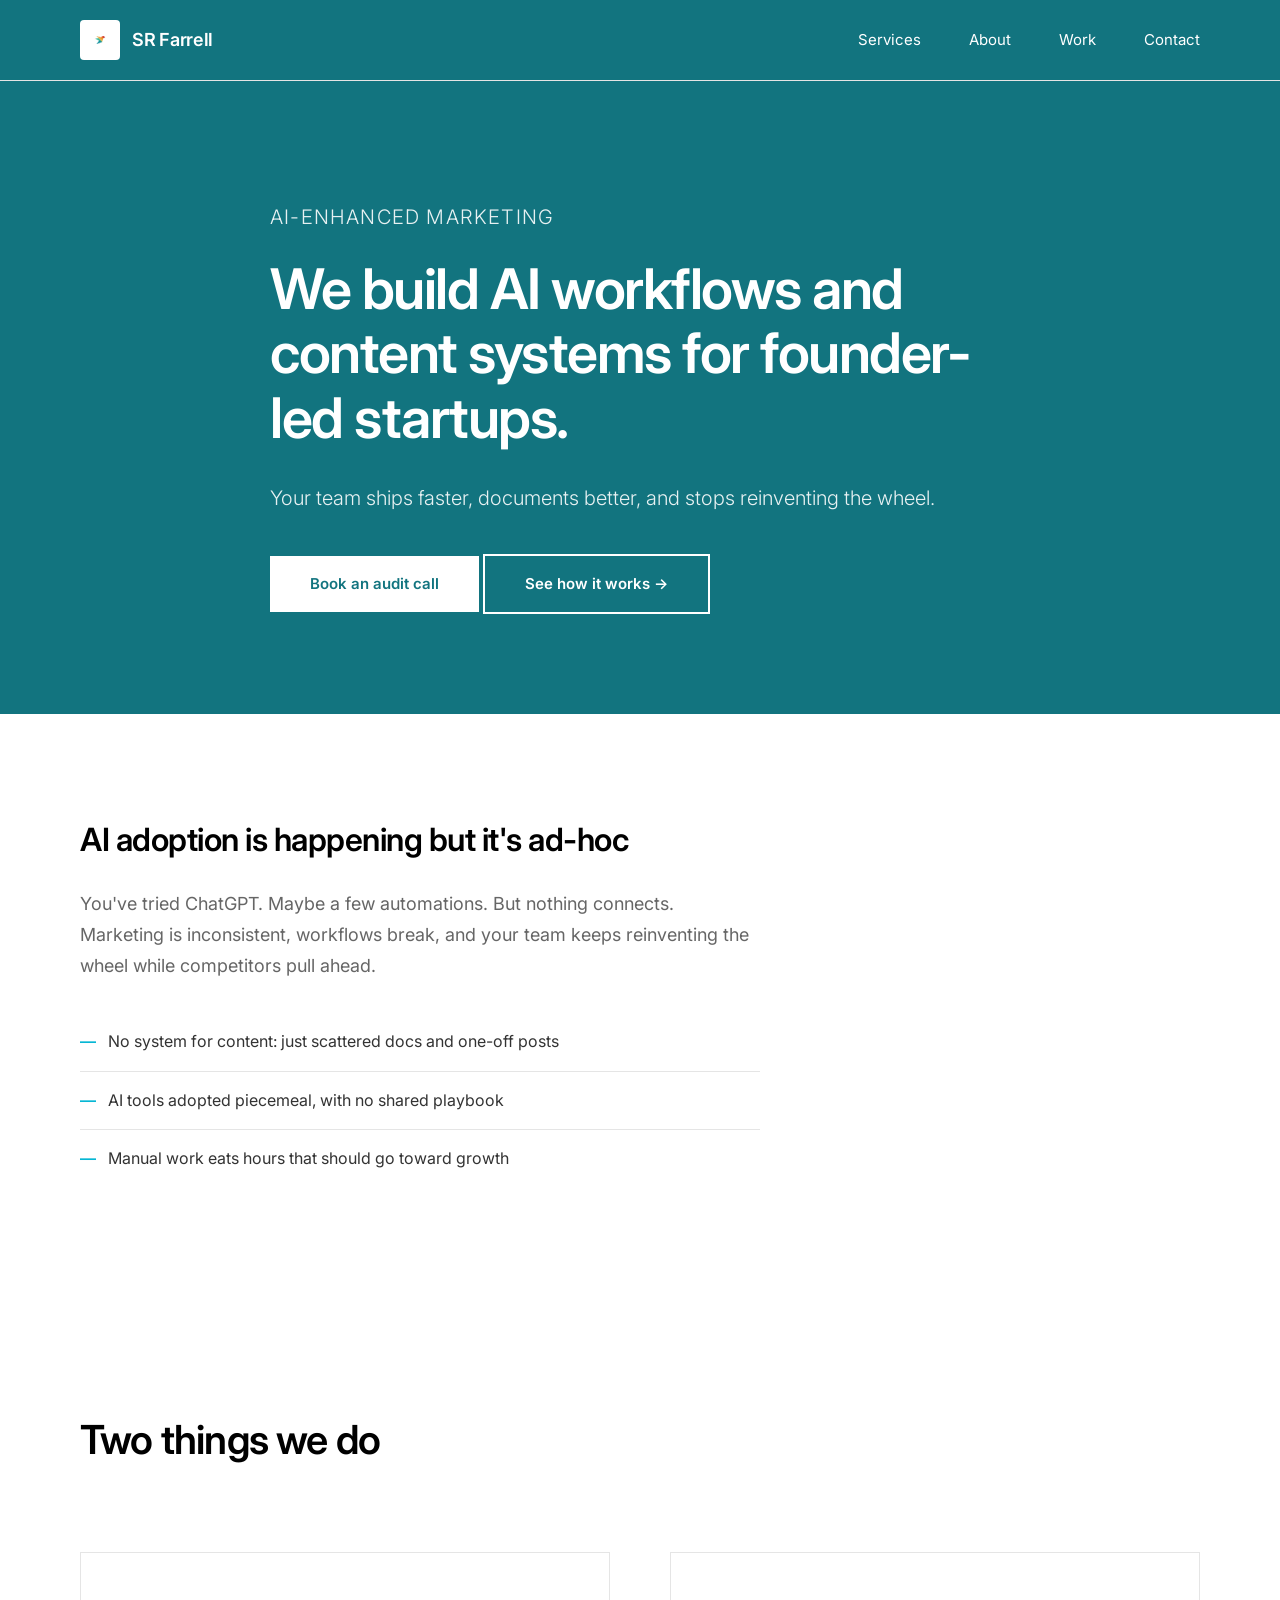
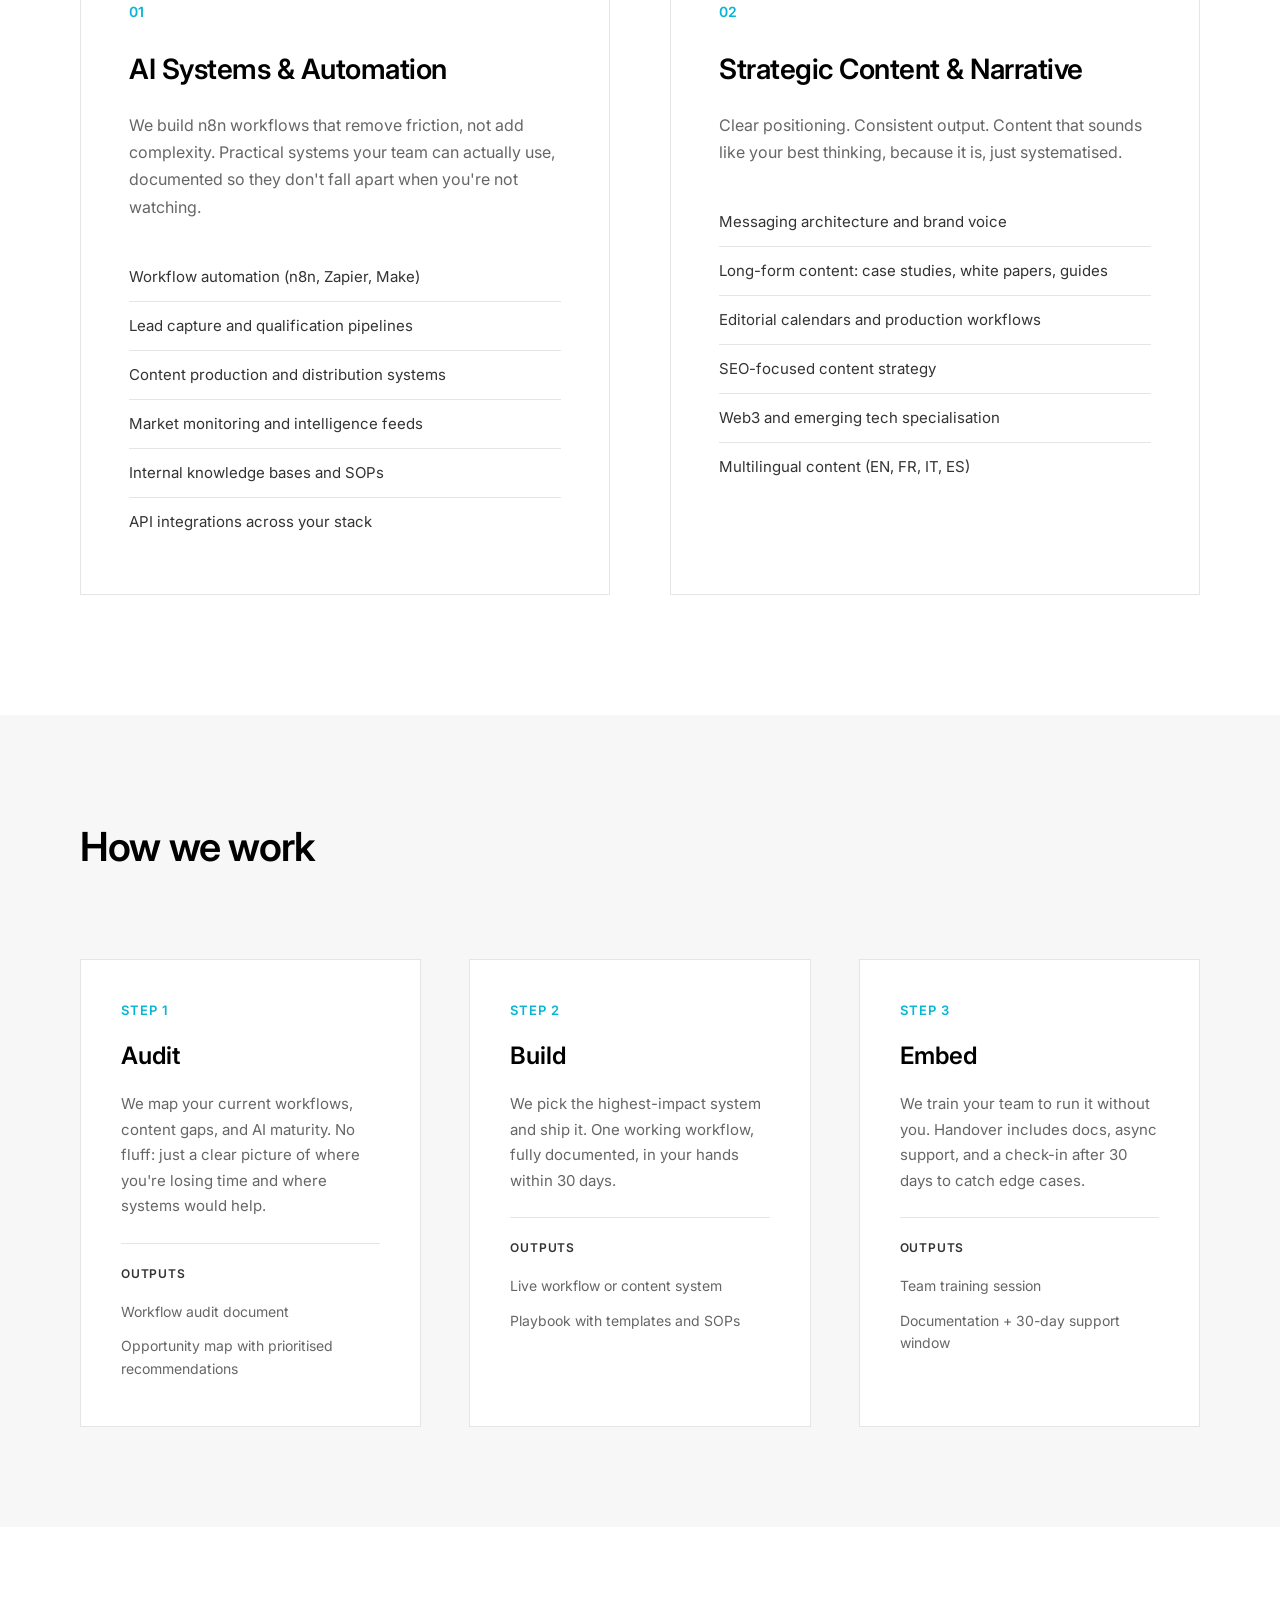
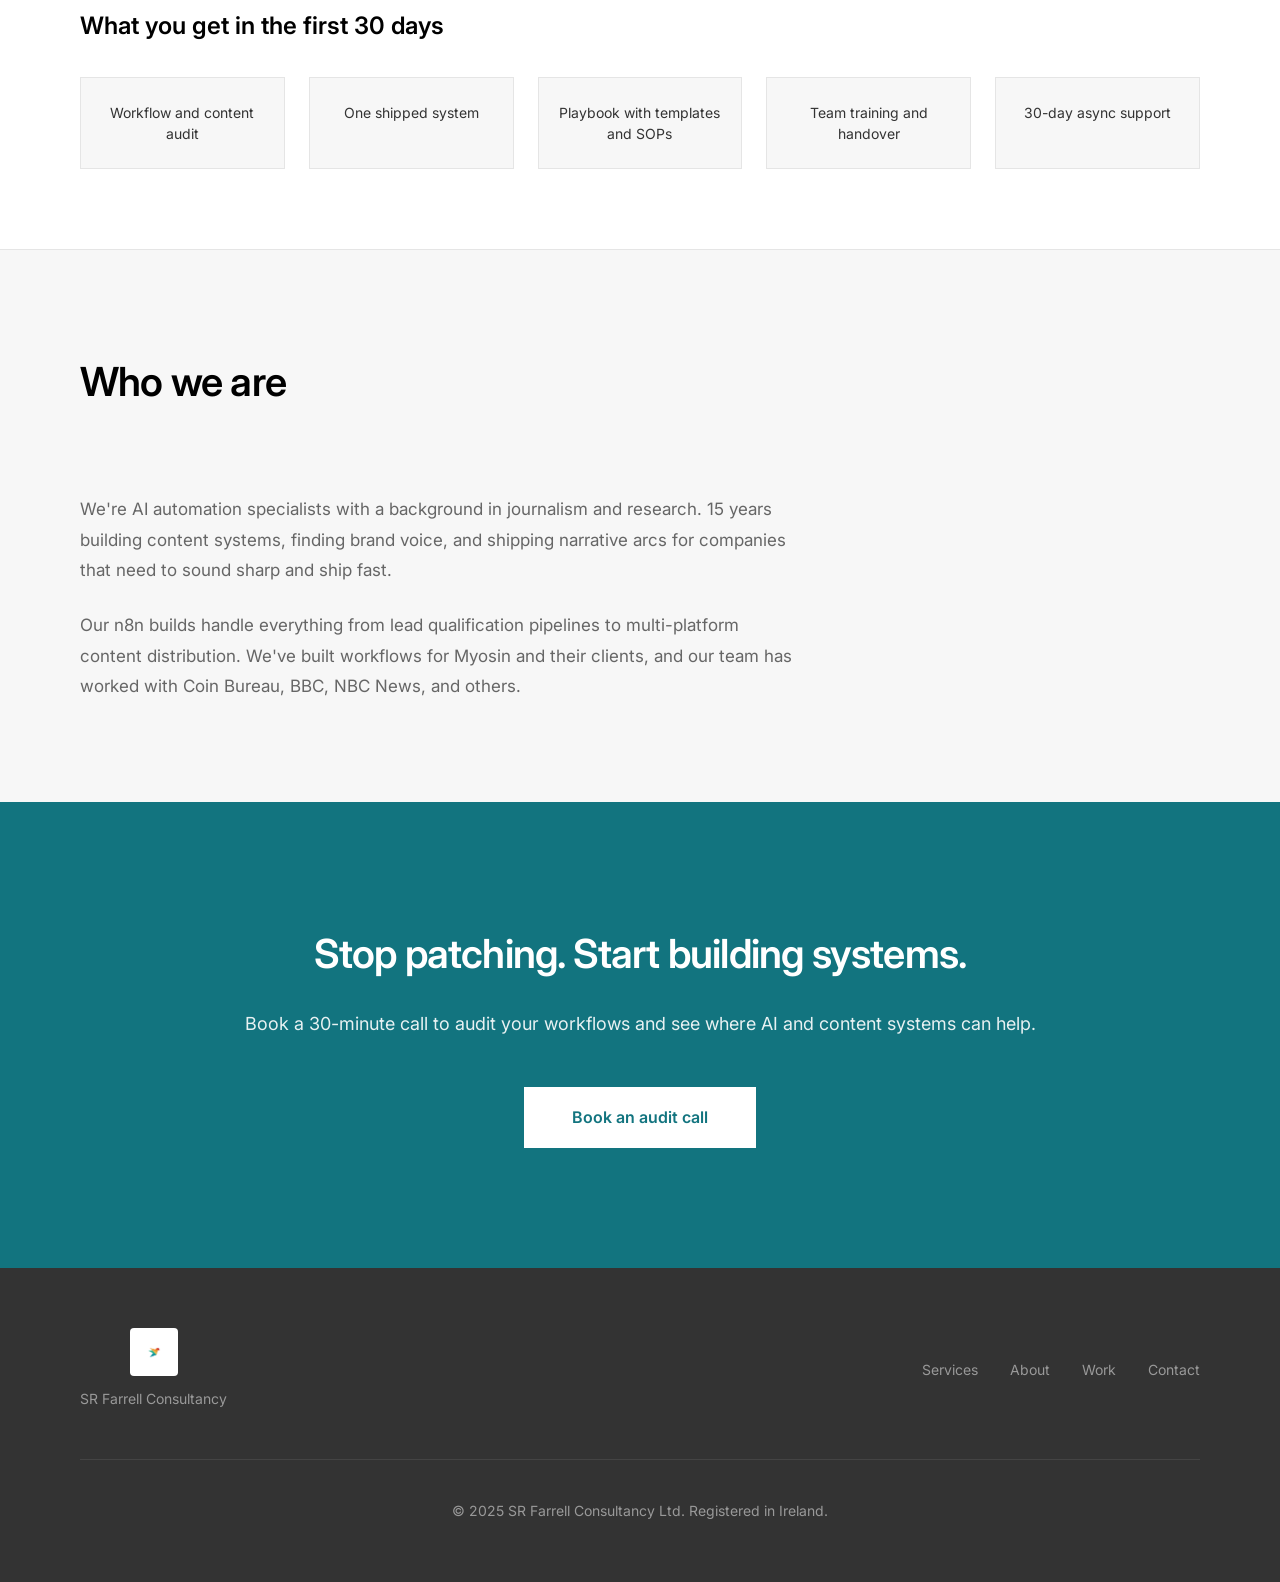
<file: index.html>
<!DOCTYPE html>
<html lang="en">
<head>
    <meta charset="UTF-8">
    <meta name="viewport" content="width=device-width, initial-scale=1.0">
    <meta name="description" content="I help founder-led startups build practical AI workflows and content systems. Audit, systemise, ship. Retainer-based engagements for teams of 5–20.">
    <meta name="keywords" content="AI workflows, content systems, startup automation, founder-led, retainer consultancy">
    <meta name="author" content="SR Farrell Consultancy">
    <meta name="robots" content="index, follow">

    <!-- Open Graph -->
    <meta property="og:type" content="website">
    <meta property="og:url" content="https://srfarrell.com/">
    <meta property="og:title" content="SR Farrell Consultancy | AI Workflows & Content Systems">
    <meta property="og:description" content="Practical AI workflows and content systems for founder-led startups. Audit. Systemise. Ship.">
    <meta property="og:image" content="https://srfarrell.com/images/og-image.jpg">

    <!-- Twitter -->
    <meta name="twitter:card" content="summary_large_image">
    <meta name="twitter:title" content="SR Farrell Consultancy | AI Workflows & Content Systems">
    <meta name="twitter:description" content="Practical AI workflows and content systems for founder-led startups.">

    <!-- Favicon -->
    <link rel="icon" type="image/png" href="favicon2.png">
    <link rel="apple-touch-icon" href="apple-touch-icon.png">
    <link rel="canonical" href="https://srfarrell.com/">

    <title>SR Farrell Consultancy | AI Workflows & Content Systems</title>

    <!-- Fonts -->
    <link rel="preconnect" href="https://fonts.googleapis.com">
    <link rel="preconnect" href="https://fonts.gstatic.com" crossorigin>
    <link href="https://fonts.googleapis.com/css2?family=Inter:wght@300;400;500;600;700&display=swap" rel="stylesheet">

    <!-- Styles -->
    <link rel="stylesheet" href="css/styles.css">

    <!-- Structured Data -->
    <script type="application/ld+json">
    {
        "@context": "https://schema.org",
        "@type": "ProfessionalService",
        "name": "SR Farrell Consultancy",
        "description": "AI workflows and content systems for founder-led startups",
        "url": "https://srfarrell.com",
        "email": "srfarrellconsultancy@gmail.com",
        "address": {
            "@type": "PostalAddress",
            "addressCountry": "IE"
        },
        "areaServed": "Worldwide",
        "serviceType": ["AI Automation", "Content Systems", "Workflow Consulting"]
    }
    </script>
</head>
<body>
    <a href="#main" class="skip-link">Skip to main content</a>

    <!-- Header -->
    <header>
        <nav role="navigation" aria-label="Main navigation">
            <a href="index.html" class="logo" aria-label="SR Farrell Consultancy Home">
                <div class="logo-icon-wrapper">
                    <img src="favicon2.png" alt="" class="logo-favicon" aria-hidden="true">
                </div>
                <span class="logo-text">SR Farrell</span>
            </a>
            <button class="nav-toggle" aria-label="Toggle navigation menu" aria-expanded="false">
                <span></span>
                <span></span>
                <span></span>
            </button>
            <ul>
                <li><a href="services.html">Services</a></li>
                <li><a href="about.html">About</a></li>
                <li><a href="work.html">Work</a></li>
                <li><a href="contact.html">Contact</a></li>
            </ul>
        </nav>
    </header>

    <main id="main">
        <!-- Hero -->
        <section class="hero" aria-labelledby="hero-heading">
            <div class="container">
                <p class="hero-label">AI-Enhanced Marketing</p>
                <h1 id="hero-heading">We build AI workflows and content systems for founder-led startups.</h1>
                <p>Your team ships faster, documents better, and stops reinventing the wheel.</p>
                <div class="hero-cta">
                    <a href="contact.html" class="btn btn-primary">Book an audit call</a>
                    <a href="#process" class="btn btn-secondary">See how it works →</a>
                </div>
            </div>
        </section>

        <!-- Problem -->
        <section class="problem-section" aria-labelledby="problem-heading">
            <div class="container">
                <h2 id="problem-heading">AI adoption is happening but it's ad-hoc</h2>
                <p class="lead">You've tried ChatGPT. Maybe a few automations. But nothing connects. Marketing is inconsistent, workflows break, and your team keeps reinventing the wheel while competitors pull ahead.</p>
                <ul class="problem-list">
                    <li>No system for content: just scattered docs and one-off posts</li>
                    <li>AI tools adopted piecemeal, with no shared playbook</li>
                    <li>Manual work eats hours that should go toward growth</li>
                </ul>
            </div>
        </section>

        <!-- Services -->
        <section id="services" class="services" aria-labelledby="services-heading">
            <div class="container">
                <div class="section-header">
                    <h2 id="services-heading" class="section-title">Two things we do</h2>
                </div>

                <div class="services-grid">
                    <article class="service-card fade-in">
                        <div class="service-number">01</div>
                        <h3>AI Systems & Automation</h3>
                        <p>We build n8n workflows that remove friction, not add complexity. Practical systems your team can actually use, documented so they don't fall apart when you're not watching.</p>
                        <ul class="service-list">
                            <li>Workflow automation (n8n, Zapier, Make)</li>
                            <li>Lead capture and qualification pipelines</li>
                            <li>Content production and distribution systems</li>
                            <li>Market monitoring and intelligence feeds</li>
                            <li>Internal knowledge bases and SOPs</li>
                            <li>API integrations across your stack</li>
                        </ul>
                    </article>

                    <article class="service-card fade-in">
                        <div class="service-number">02</div>
                        <h3>Strategic Content & Narrative</h3>
                        <p>Clear positioning. Consistent output. Content that sounds like your best thinking, because it is, just systematised.</p>
                        <ul class="service-list">
                            <li>Messaging architecture and brand voice</li>
                            <li>Long-form content: case studies, white papers, guides</li>
                            <li>Editorial calendars and production workflows</li>
                            <li>SEO-focused content strategy</li>
                            <li>Web3 and emerging tech specialisation</li>
                            <li>Multilingual content (EN, FR, IT, ES)</li>
                        </ul>
                    </article>
                </div>
            </div>
        </section>

        <!-- Process -->
        <section id="process" class="process-section" aria-labelledby="process-heading">
            <div class="container">
                <div class="section-header">
                    <h2 id="process-heading" class="section-title">How we work</h2>
                </div>

                <div class="process-grid">
                    <div class="process-step fade-in">
                        <div class="step-number">Step 1</div>
                        <h3>Audit</h3>
                        <p>We map your current workflows, content gaps, and AI maturity. No fluff: just a clear picture of where you're losing time and where systems would help.</p>
                        <div class="outputs">
                            <div class="outputs-label">Outputs</div>
                            <ul>
                                <li>Workflow audit document</li>
                                <li>Opportunity map with prioritised recommendations</li>
                            </ul>
                        </div>
                    </div>

                    <div class="process-step fade-in">
                        <div class="step-number">Step 2</div>
                        <h3>Build</h3>
                        <p>We pick the highest-impact system and ship it. One working workflow, fully documented, in your hands within 30 days.</p>
                        <div class="outputs">
                            <div class="outputs-label">Outputs</div>
                            <ul>
                                <li>Live workflow or content system</li>
                                <li>Playbook with templates and SOPs</li>
                            </ul>
                        </div>
                    </div>

                    <div class="process-step fade-in">
                        <div class="step-number">Step 3</div>
                        <h3>Embed</h3>
                        <p>We train your team to run it without you. Handover includes docs, async support, and a check-in after 30 days to catch edge cases.</p>
                        <div class="outputs">
                            <div class="outputs-label">Outputs</div>
                            <ul>
                                <li>Team training session</li>
                                <li>Documentation + 30-day support window</li>
                            </ul>
                        </div>
                    </div>
                </div>
            </div>
        </section>

        <!-- Deliverables -->
        <section class="deliverables-section" aria-labelledby="deliverables-heading">
            <div class="container">
                <h2 id="deliverables-heading">What you get in the first 30 days</h2>
                <div class="deliverables-grid">
                    <div class="deliverable-item">
                        <p>Workflow and content audit</p>
                    </div>
                    <div class="deliverable-item">
                        <p>One shipped system</p>
                    </div>
                    <div class="deliverable-item">
                        <p>Playbook with templates and SOPs</p>
                    </div>
                    <div class="deliverable-item">
                        <p>Team training and handover</p>
                    </div>
                    <div class="deliverable-item">
                        <p>30-day async support</p>
                    </div>
                </div>
            </div>
        </section>

        <!-- About -->
        <section class="about-section" aria-labelledby="about-heading">
            <div class="container">
                <div class="section-header">
                    <h2 id="about-heading" class="section-title">Who we are</h2>
                </div>
                <div class="about-content">
                    <p>We're AI automation specialists with a background in journalism and research. 15 years building content systems, finding brand voice, and shipping narrative arcs for companies that need to sound sharp and ship fast.</p>
                    <p>Our n8n builds handle everything from lead qualification pipelines to multi-platform content distribution. We've built workflows for Myosin and their clients, and our team has worked with Coin Bureau, BBC, NBC News, and others.</p>
                </div>
            </div>
        </section>

        <!-- Final CTA -->
        <section class="contact" aria-labelledby="cta-heading">
            <div class="container">
                <h2 id="cta-heading">Stop patching. Start building systems.</h2>
                <p>Book a 30-minute call to audit your workflows and see where AI and content systems can help.</p>
                <a href="contact.html" class="contact-button">Book an audit call</a>
            </div>
        </section>
    </main>

    <!-- Footer -->
    <footer role="contentinfo">
        <div class="container">
            <div class="footer-content">
                <div class="footer-logo">
                    <div class="logo-icon-wrapper">
                        <img src="favicon2.png" alt="" class="logo-favicon" aria-hidden="true">
                    </div>
                    <span>SR Farrell Consultancy</span>
                </div>
                <ul class="footer-links">
                    <li><a href="services.html">Services</a></li>
                    <li><a href="about.html">About</a></li>
                    <li><a href="work.html">Work</a></li>
                    <li><a href="contact.html">Contact</a></li>
                </ul>
                <div class="footer-copyright">
                    <p>&copy; 2025 SR Farrell Consultancy Ltd. Registered in Ireland.</p>
                </div>
            </div>
        </div>
    </footer>

    <!-- JavaScript -->
    <script>
        // Mobile Navigation Toggle
        const navToggle = document.querySelector('.nav-toggle');
        const navMenu = document.querySelector('nav ul');

        navToggle.addEventListener('click', () => {
            const isExpanded = navToggle.getAttribute('aria-expanded') === 'true';
            navToggle.setAttribute('aria-expanded', !isExpanded);
            navToggle.classList.toggle('active');
            navMenu.classList.toggle('active');
        });

        // Intersection Observer for fade-in animations
        const observerOptions = {
            threshold: 0.1,
            rootMargin: '0px 0px -50px 0px'
        };

        const observer = new IntersectionObserver((entries) => {
            entries.forEach(entry => {
                if (entry.isIntersecting) {
                    entry.target.classList.add('visible');
                    observer.unobserve(entry.target);
                }
            });
        }, observerOptions);

        document.querySelectorAll('.fade-in').forEach(el => observer.observe(el));
    </script>
</body>
</html>
</file>
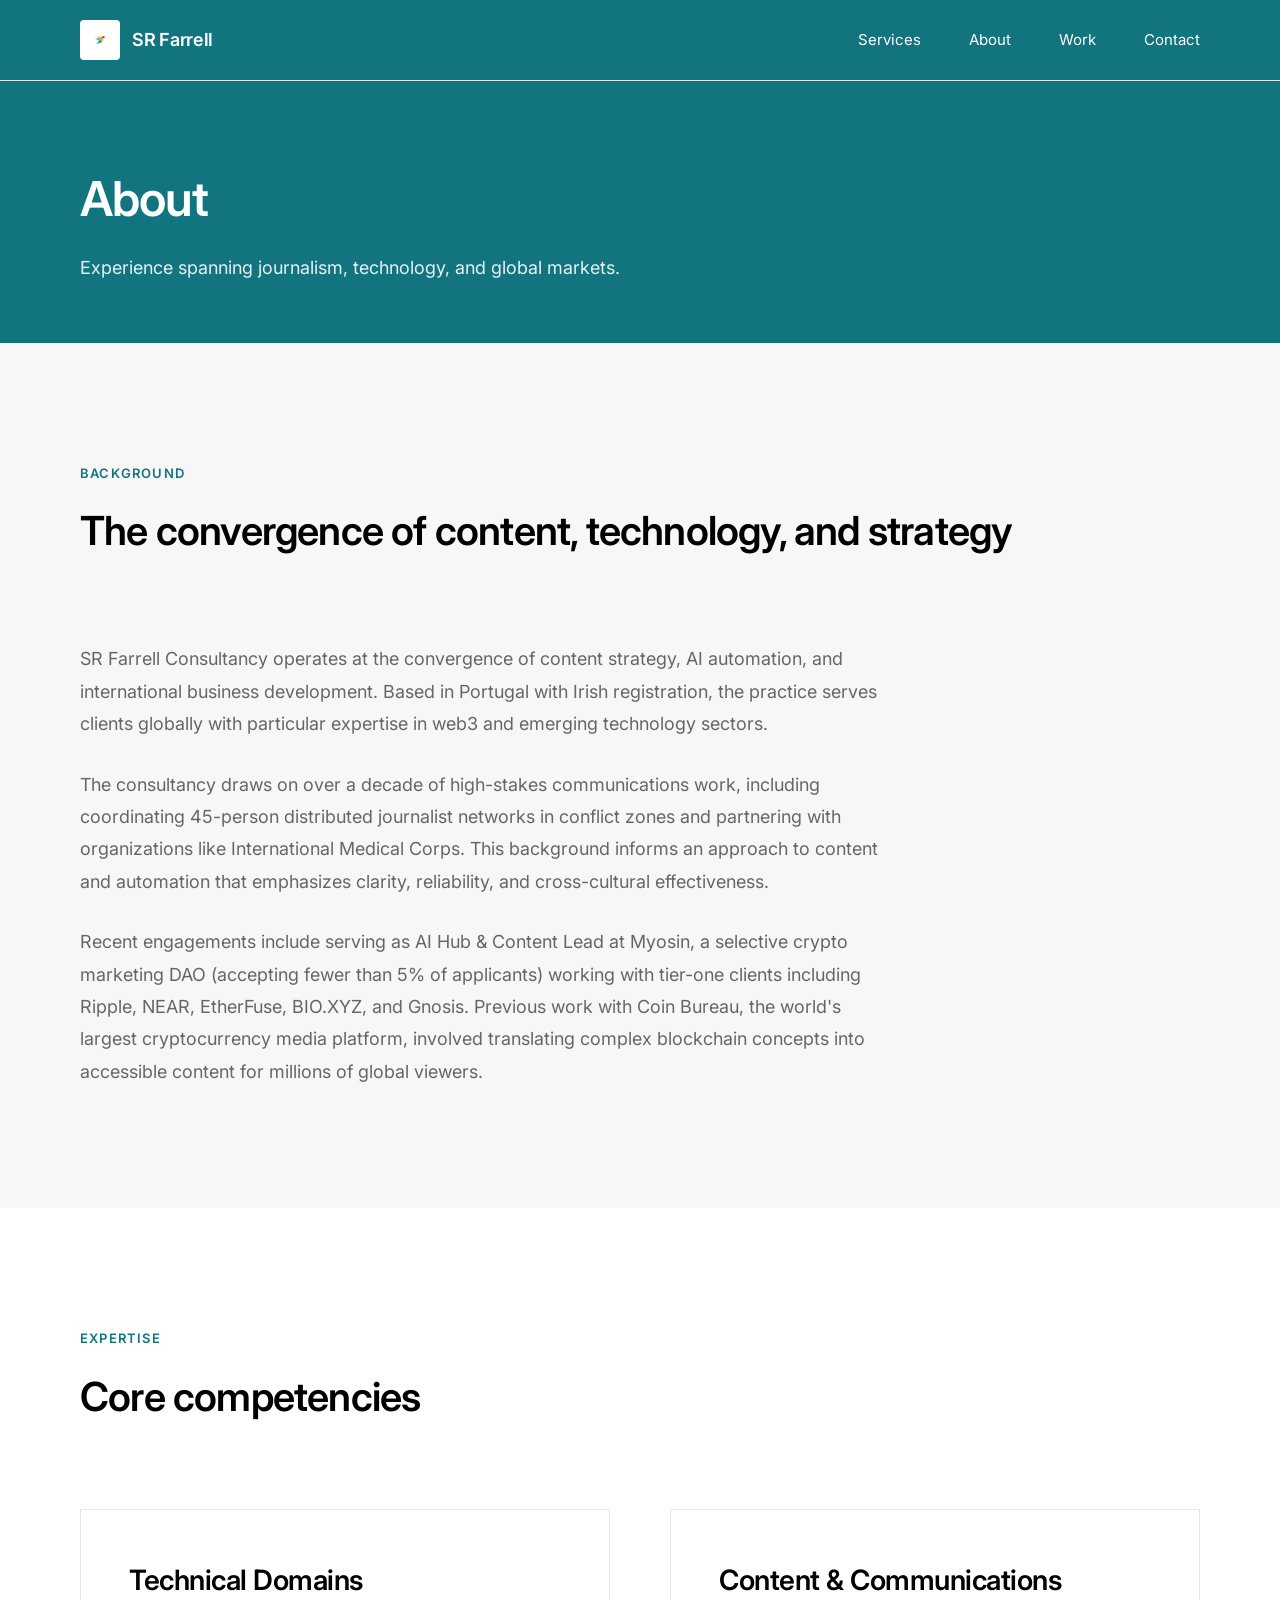
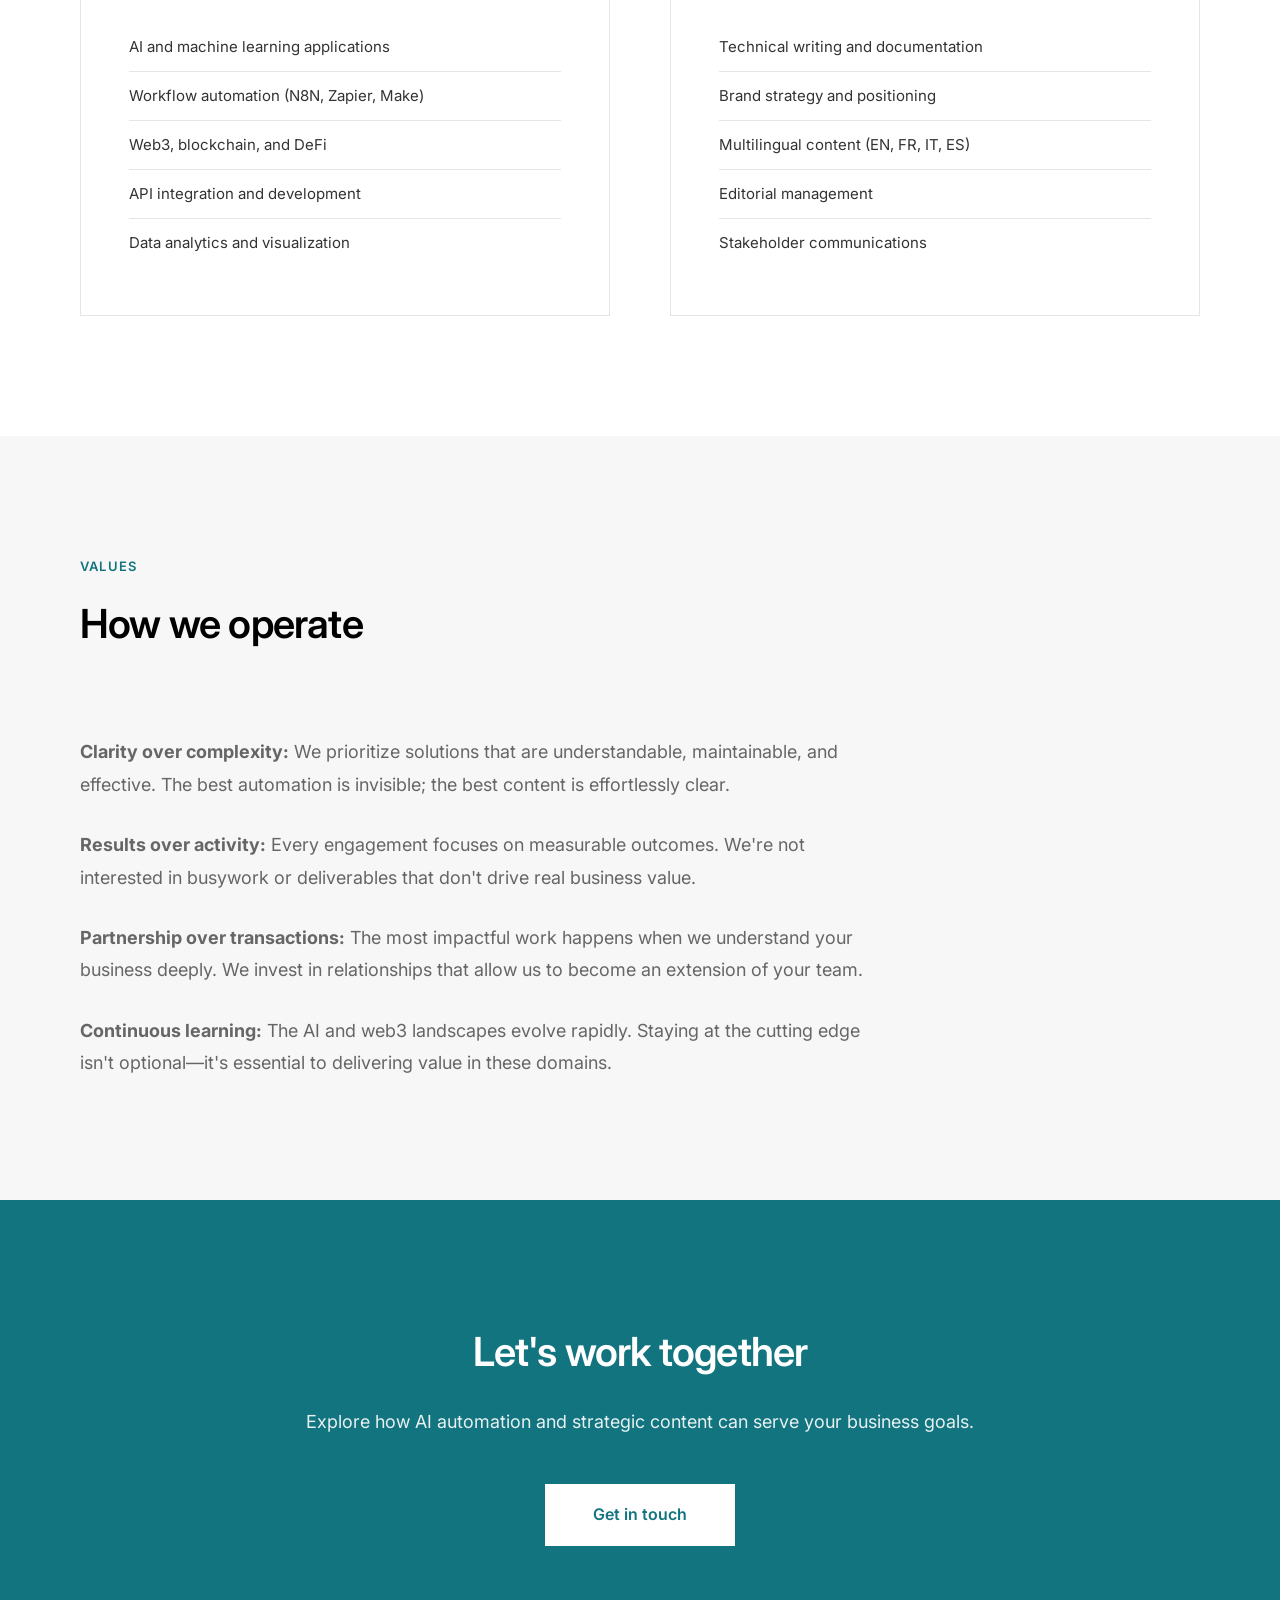
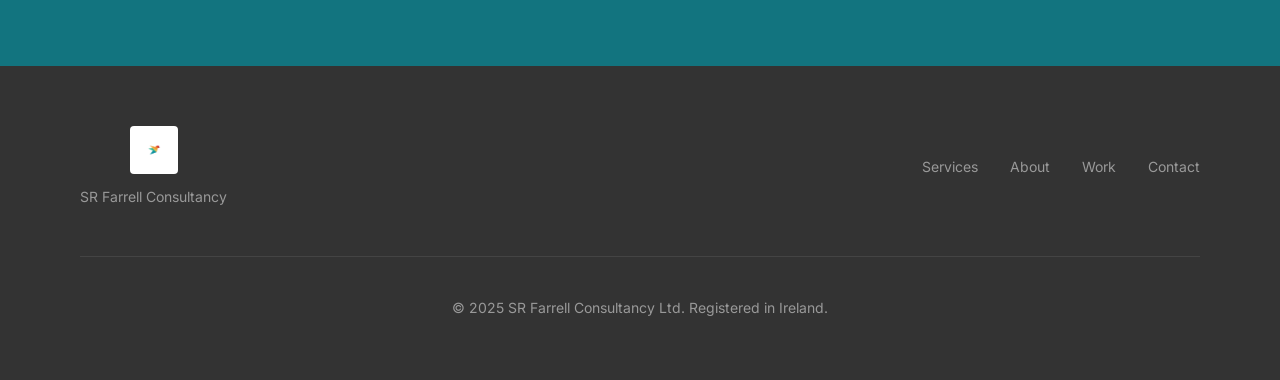
<file: about.html>
<!DOCTYPE html>
<html lang="en">
<head>
    <meta charset="UTF-8">
    <meta name="viewport" content="width=device-width, initial-scale=1.0">
    <meta name="description" content="About SR Farrell Consultancy - Experience spanning journalism, technology, and global markets. AI automation and content strategy expertise.">
    <meta name="keywords" content="SR Farrell, consultancy, AI expert, content strategist, web3, Ireland">
    <meta name="author" content="SR Farrell Consultancy">
    <meta name="robots" content="index, follow">

    <!-- Open Graph -->
    <meta property="og:type" content="website">
    <meta property="og:url" content="https://srfarrell.com/about">
    <meta property="og:title" content="About | SR Farrell Consultancy">
    <meta property="og:description" content="Experience spanning journalism, technology, and global markets.">

    <!-- Favicon -->
    <link rel="icon" type="image/png" href="favicon2.png">
    <link rel="canonical" href="https://srfarrell.com/about">

    <title>About | SR Farrell Consultancy</title>

    <!-- Fonts -->
    <link rel="preconnect" href="https://fonts.googleapis.com">
    <link rel="preconnect" href="https://fonts.gstatic.com" crossorigin>
    <link href="https://fonts.googleapis.com/css2?family=Inter:wght@300;400;500;600;700&display=swap" rel="stylesheet">

    <!-- Styles -->
    <link rel="stylesheet" href="css/styles.css">

    <!-- Structured Data -->
    <script type="application/ld+json">
    {
        "@context": "https://schema.org",
        "@type": "AboutPage",
        "mainEntity": {
            "@type": "ProfessionalService",
            "name": "SR Farrell Consultancy",
            "description": "AI automation and content strategy consultancy",
            "foundingLocation": "Ireland",
            "areaServed": "Worldwide"
        }
    }
    </script>
</head>
<body>
    <a href="#main" class="skip-link">Skip to main content</a>

    <!-- Navigation -->
    <header>
        <nav role="navigation" aria-label="Main navigation">
            <a href="index.html" class="logo" aria-label="SR Farrell Consultancy Home">
                <div class="logo-icon-wrapper">
                    <img src="favicon2.png" alt="" class="logo-favicon" aria-hidden="true">
                </div>
                <span class="logo-text">SR Farrell</span>
            </a>
            <button class="nav-toggle" aria-label="Toggle navigation menu" aria-expanded="false">
                <span></span>
                <span></span>
                <span></span>
            </button>
            <ul>
                <li><a href="services.html">Services</a></li>
                <li><a href="about.html" aria-current="page">About</a></li>
                <li><a href="work.html">Work</a></li>
                <li><a href="contact.html">Contact</a></li>
            </ul>
        </nav>
    </header>

    <main id="main">
        <!-- Page Header -->
        <section class="page-header">
            <div class="container">
                <h1>About</h1>
                <p>Experience spanning journalism, technology, and global markets.</p>
            </div>
        </section>

        <!-- About Content -->
        <section class="about" aria-labelledby="background-heading">
            <div class="container">
                <div class="section-header">
                    <div class="section-label">Background</div>
                    <h2 id="background-heading" class="section-title">The convergence of content, technology, and strategy</h2>
                </div>

                <div class="about-content fade-in">
                    <p>SR Farrell Consultancy operates at the convergence of content strategy, AI automation, and international business development. Based in Portugal with Irish registration, the practice serves clients globally with particular expertise in web3 and emerging technology sectors.</p>

                    <p>The consultancy draws on over a decade of high-stakes communications work, including coordinating 45-person distributed journalist networks in conflict zones and partnering with organizations like International Medical Corps. This background informs an approach to content and automation that emphasizes clarity, reliability, and cross-cultural effectiveness.</p>

                    <p>Recent engagements include serving as AI Hub & Content Lead at Myosin, a selective crypto marketing DAO (accepting fewer than 5% of applicants) working with tier-one clients including Ripple, NEAR, EtherFuse, BIO.XYZ, and Gnosis. Previous work with Coin Bureau, the world's largest cryptocurrency media platform, involved translating complex blockchain concepts into accessible content for millions of global viewers.</p>
                </div>
            </div>
        </section>

        <!-- Expertise Section -->
        <section class="services" aria-labelledby="expertise-heading">
            <div class="container">
                <div class="section-header">
                    <div class="section-label">Expertise</div>
                    <h2 id="expertise-heading" class="section-title">Core competencies</h2>
                </div>

                <div class="services-grid">
                    <article class="service-card fade-in">
                        <h3>Technical Domains</h3>
                        <ul class="service-list">
                            <li>AI and machine learning applications</li>
                            <li>Workflow automation (N8N, Zapier, Make)</li>
                            <li>Web3, blockchain, and DeFi</li>
                            <li>API integration and development</li>
                            <li>Data analytics and visualization</li>
                        </ul>
                    </article>

                    <article class="service-card fade-in">
                        <h3>Content & Communications</h3>
                        <ul class="service-list">
                            <li>Technical writing and documentation</li>
                            <li>Brand strategy and positioning</li>
                            <li>Multilingual content (EN, FR, IT, ES)</li>
                            <li>Editorial management</li>
                            <li>Stakeholder communications</li>
                        </ul>
                    </article>
                </div>
            </div>
        </section>

        <!-- Values Section -->
        <section class="about" aria-labelledby="values-heading">
            <div class="container">
                <div class="section-header">
                    <div class="section-label">Values</div>
                    <h2 id="values-heading" class="section-title">How we operate</h2>
                </div>

                <div class="about-content fade-in">
                    <p><strong>Clarity over complexity:</strong> We prioritize solutions that are understandable, maintainable, and effective. The best automation is invisible; the best content is effortlessly clear.</p>

                    <p><strong>Results over activity:</strong> Every engagement focuses on measurable outcomes. We're not interested in busywork or deliverables that don't drive real business value.</p>

                    <p><strong>Partnership over transactions:</strong> The most impactful work happens when we understand your business deeply. We invest in relationships that allow us to become an extension of your team.</p>

                    <p><strong>Continuous learning:</strong> The AI and web3 landscapes evolve rapidly. Staying at the cutting edge isn't optional—it's essential to delivering value in these domains.</p>
                </div>
            </div>
        </section>

        <!-- Contact CTA -->
        <section class="contact" aria-labelledby="cta-heading">
            <div class="container">
                <h2 id="cta-heading">Let's work together</h2>
                <p>Explore how AI automation and strategic content can serve your business goals.</p>
                <a href="contact.html" class="contact-button">Get in touch</a>
            </div>
        </section>
    </main>

    <!-- Footer -->
    <footer role="contentinfo">
        <div class="container">
            <div class="footer-content">
                <div class="footer-logo">
                    <div class="logo-icon-wrapper">
                        <img src="favicon2.png" alt="" class="logo-favicon" aria-hidden="true">
                    </div>
                    <span>SR Farrell Consultancy</span>
                </div>
                <ul class="footer-links">
                    <li><a href="services.html">Services</a></li>
                    <li><a href="about.html">About</a></li>
                    <li><a href="work.html">Work</a></li>
                    <li><a href="contact.html">Contact</a></li>
                </ul>
                <div class="footer-copyright">
                    <p>&copy; 2025 SR Farrell Consultancy Ltd. Registered in Ireland.</p>
                </div>
            </div>
        </div>
    </footer>

    <!-- JavaScript -->
    <script>
        // Mobile Navigation Toggle
        const navToggle = document.querySelector('.nav-toggle');
        const navMenu = document.querySelector('nav ul');

        navToggle.addEventListener('click', () => {
            const isExpanded = navToggle.getAttribute('aria-expanded') === 'true';
            navToggle.setAttribute('aria-expanded', !isExpanded);
            navToggle.classList.toggle('active');
            navMenu.classList.toggle('active');
        });

        // Intersection Observer for fade-in animations
        const observerOptions = {
            threshold: 0.1,
            rootMargin: '0px 0px -50px 0px'
        };

        const observer = new IntersectionObserver((entries) => {
            entries.forEach(entry => {
                if (entry.isIntersecting) {
                    entry.target.classList.add('visible');
                    observer.unobserve(entry.target);
                }
            });
        }, observerOptions);

        document.querySelectorAll('.fade-in').forEach(el => observer.observe(el));
    </script>
</body>
</html>
</file>
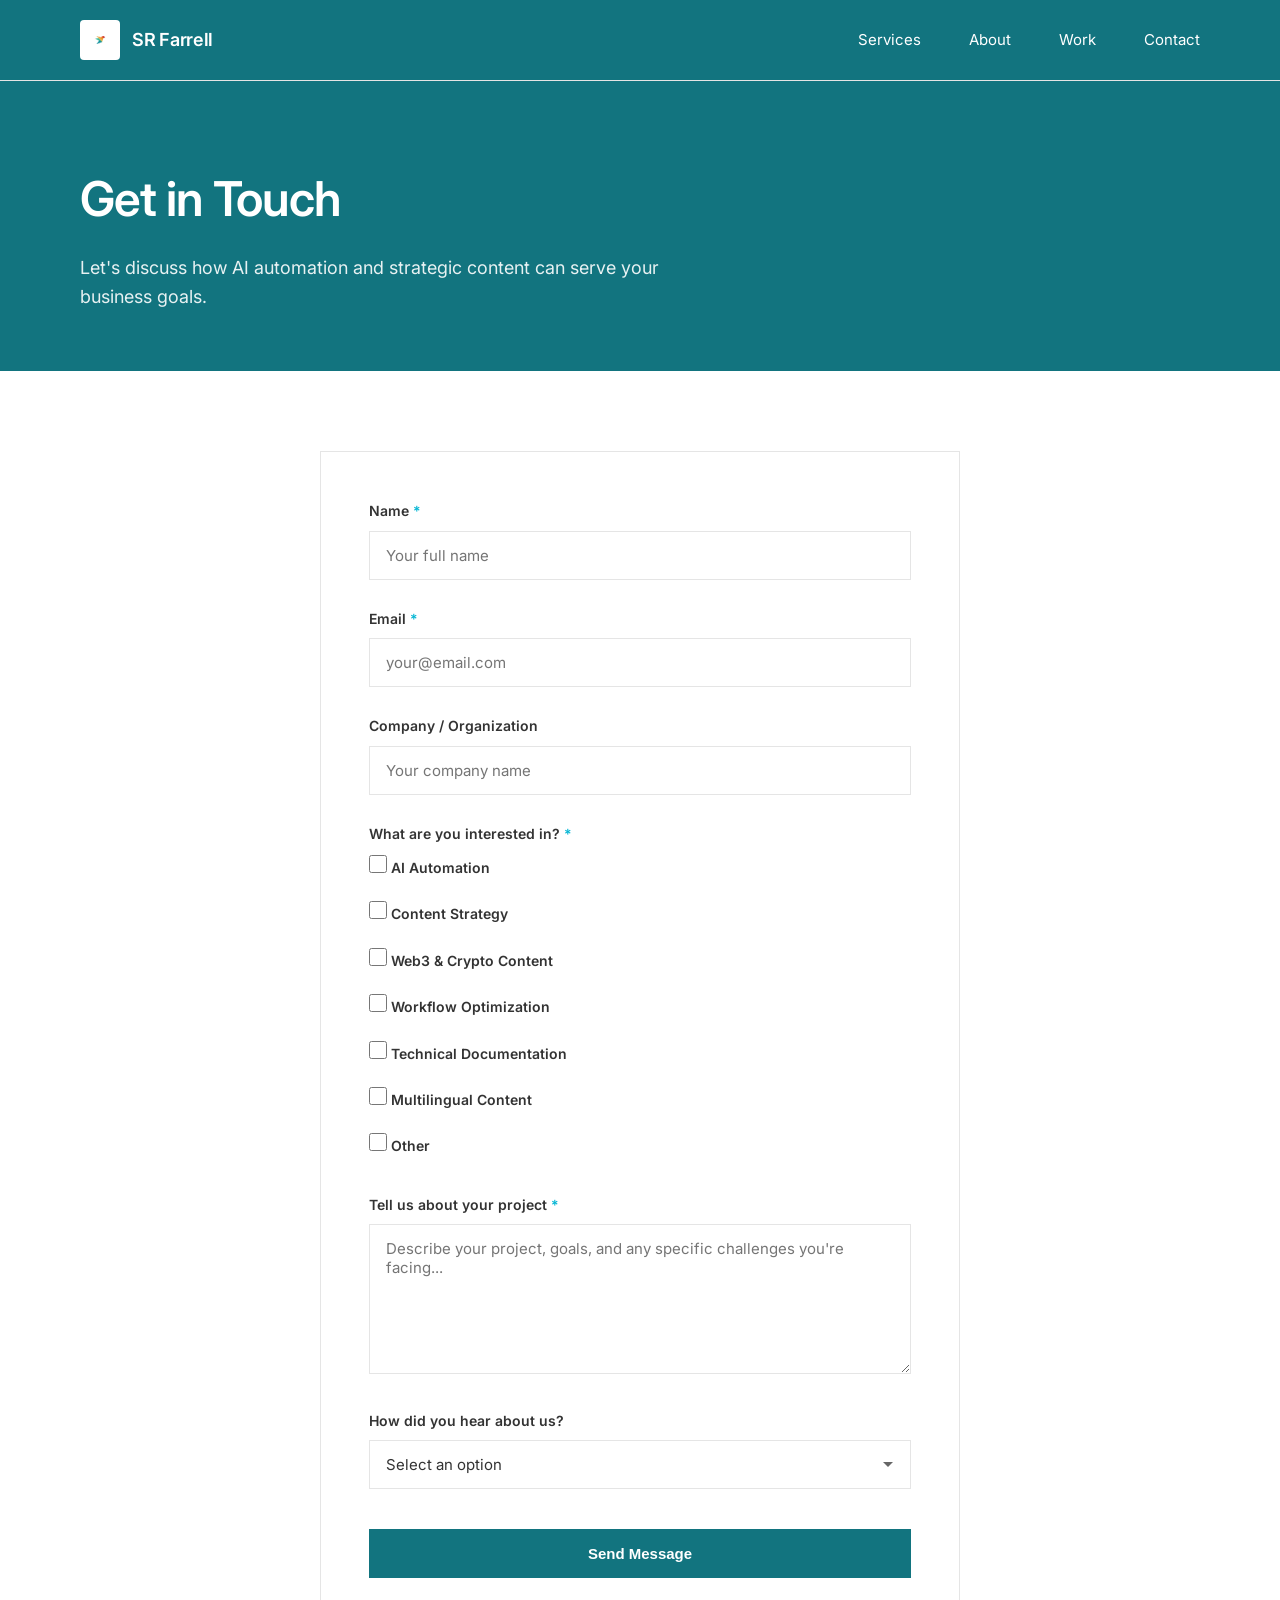
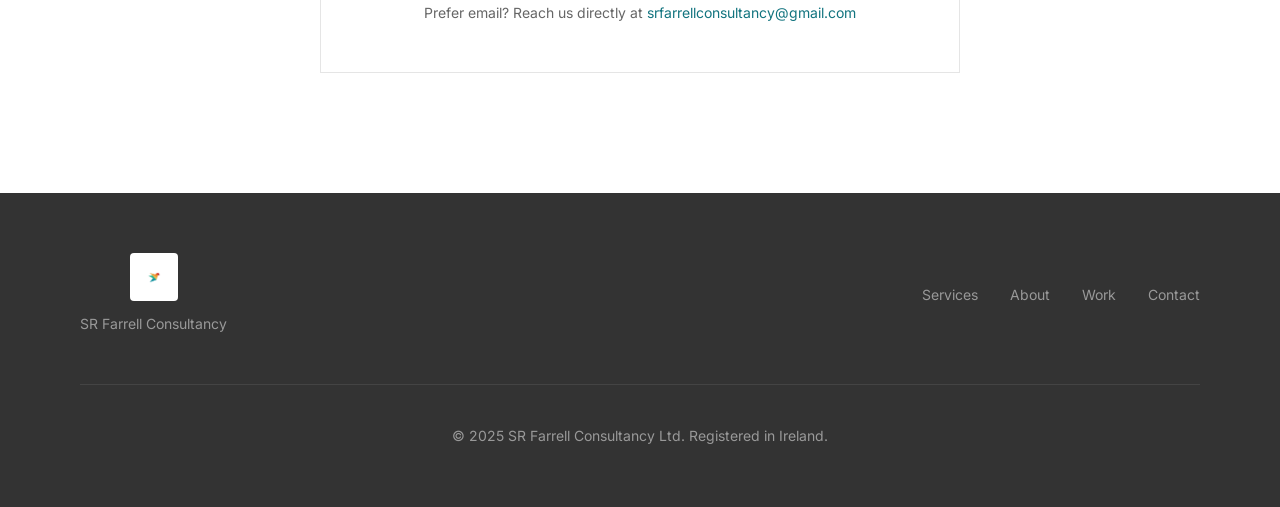
<file: contact.html>
<!DOCTYPE html>
<html lang="en">
<head>
    <meta charset="UTF-8">
    <meta name="viewport" content="width=device-width, initial-scale=1.0">
    <meta name="description" content="Contact SR Farrell Consultancy to discuss AI automation and content strategy for your business. Get in touch today.">
    <meta name="keywords" content="contact, SR Farrell, consultancy, AI automation, content strategy">
    <meta name="author" content="SR Farrell Consultancy">
    <meta name="robots" content="index, follow">

    <!-- Open Graph -->
    <meta property="og:type" content="website">
    <meta property="og:url" content="https://srfarrell.com/contact">
    <meta property="og:title" content="Contact | SR Farrell Consultancy">
    <meta property="og:description" content="Get in touch to discuss AI automation and content strategy for your business.">

    <!-- Favicon -->
    <link rel="icon" type="image/png" href="favicon2.png">
    <link rel="canonical" href="https://srfarrell.com/contact">

    <title>Contact | SR Farrell Consultancy</title>

    <!-- Fonts -->
    <link rel="preconnect" href="https://fonts.googleapis.com">
    <link rel="preconnect" href="https://fonts.gstatic.com" crossorigin>
    <link href="https://fonts.googleapis.com/css2?family=Inter:wght@300;400;500;600;700&display=swap" rel="stylesheet">

    <!-- Styles -->
    <link rel="stylesheet" href="css/styles.css">

    <!-- Structured Data -->
    <script type="application/ld+json">
    {
        "@context": "https://schema.org",
        "@type": "ContactPage",
        "mainEntity": {
            "@type": "ProfessionalService",
            "name": "SR Farrell Consultancy",
            "email": "srfarrellconsultancy@gmail.com"
        }
    }
    </script>
</head>
<body>
    <a href="#main" class="skip-link">Skip to main content</a>

    <!-- Navigation -->
    <header>
        <nav role="navigation" aria-label="Main navigation">
            <a href="index.html" class="logo" aria-label="SR Farrell Consultancy Home">
                <div class="logo-icon-wrapper">
                    <img src="favicon2.png" alt="" class="logo-favicon" aria-hidden="true">
                </div>
                <span class="logo-text">SR Farrell</span>
            </a>
            <button class="nav-toggle" aria-label="Toggle navigation menu" aria-expanded="false">
                <span></span>
                <span></span>
                <span></span>
            </button>
            <ul>
                <li><a href="services.html">Services</a></li>
                <li><a href="about.html">About</a></li>
                <li><a href="work.html">Work</a></li>
                <li><a href="contact.html" aria-current="page">Contact</a></li>
            </ul>
        </nav>
    </header>

    <main id="main">
        <!-- Page Header -->
        <section class="page-header">
            <div class="container">
                <h1>Get in Touch</h1>
                <p>Let's discuss how AI automation and strategic content can serve your business goals.</p>
            </div>
        </section>

        <!-- Contact Form Section -->
        <section class="contact-form-section" aria-labelledby="form-heading">
            <div class="container">
                <div class="contact-form-container">
                    <h2 id="form-heading" class="visually-hidden">Contact Form</h2>

                    <!-- Contact Form -->
                    <form
                        id="contact-form"
                        method="POST"
                        action="https://shane45.app.n8n.cloud/webhook/SRFarrell-email"
                        class="contact-form fade-in"
                    >

                        <div class="form-group">
                            <label for="name">Name <span class="required">*</span></label>
                            <input
                                type="text"
                                id="name"
                                name="name"
                                required
                                autocomplete="name"
                                placeholder="Your full name"
                            >
                        </div>

                        <div class="form-group">
                            <label for="email">Email <span class="required">*</span></label>
                            <input
                                type="email"
                                id="email"
                                name="email"
                                required
                                autocomplete="email"
                                placeholder="your@email.com"
                            >
                        </div>

                        <div class="form-group">
                            <label for="company">Company / Organization</label>
                            <input
                                type="text"
                                id="company"
                                name="company"
                                autocomplete="organization"
                                placeholder="Your company name"
                            >
                        </div>

                        <div class="form-group">
                            <label id="interests-label">What are you interested in? <span class="required">*</span></label>
                            <div class="checkbox-group" role="group" aria-labelledby="interests-label">
                                <label class="checkbox-label">
                                    <input type="checkbox" name="interests" value="AI Automation">
                                    AI Automation
                                </label>
                                <label class="checkbox-label">
                                    <input type="checkbox" name="interests" value="Content Strategy">
                                    Content Strategy
                                </label>
                                <label class="checkbox-label">
                                    <input type="checkbox" name="interests" value="Web3 & Crypto Content">
                                    Web3 & Crypto Content
                                </label>
                                <label class="checkbox-label">
                                    <input type="checkbox" name="interests" value="Workflow Optimization">
                                    Workflow Optimization
                                </label>
                                <label class="checkbox-label">
                                    <input type="checkbox" name="interests" value="Technical Documentation">
                                    Technical Documentation
                                </label>
                                <label class="checkbox-label">
                                    <input type="checkbox" name="interests" value="Multilingual Content">
                                    Multilingual Content
                                </label>
                                <label class="checkbox-label">
                                    <input type="checkbox" name="interests" value="Other">
                                    Other
                                </label>
                            </div>
                        </div>

                        <div class="form-group">
                            <label for="message">Tell us about your project <span class="required">*</span></label>
                            <textarea
                                id="message"
                                name="message"
                                required
                                placeholder="Describe your project, goals, and any specific challenges you're facing..."
                            ></textarea>
                        </div>

                        <div class="form-group">
                            <label for="referral">How did you hear about us?</label>
                            <select id="referral" name="referral">
                                <option value="">Select an option</option>
                                <option value="Search Engine">Search Engine</option>
                                <option value="Social Media">Social Media</option>
                                <option value="Referral">Referral</option>
                                <option value="BeginnerAI Newsletter">BeginnerAI Newsletter</option>
                                <option value="Myosin">Myosin</option>
                                <option value="Other">Other</option>
                            </select>
                        </div>

                        <div class="form-submit">
                            <button type="submit" class="btn">Send Message</button>
                        </div>

                        <p class="form-note">
                            Prefer email? Reach us directly at <a href="mailto:srfarrellconsultancy@gmail.com">srfarrellconsultancy@gmail.com</a>
                        </p>
                    </form>
                </div>
            </div>
        </section>
    </main>

    <!-- Footer -->
    <footer role="contentinfo">
        <div class="container">
            <div class="footer-content">
                <div class="footer-logo">
                    <div class="logo-icon-wrapper">
                        <img src="favicon2.png" alt="" class="logo-favicon" aria-hidden="true">
                    </div>
                    <span>SR Farrell Consultancy</span>
                </div>
                <ul class="footer-links">
                    <li><a href="services.html">Services</a></li>
                    <li><a href="about.html">About</a></li>
                    <li><a href="work.html">Work</a></li>
                    <li><a href="contact.html">Contact</a></li>
                </ul>
                <div class="footer-copyright">
                    <p>&copy; 2025 SR Farrell Consultancy Ltd. Registered in Ireland.</p>
                </div>
            </div>
        </div>
    </footer>

    <!-- JavaScript -->
    <script>
        // Mobile Navigation Toggle
        const navToggle = document.querySelector('.nav-toggle');
        const navMenu = document.querySelector('nav ul');

        navToggle.addEventListener('click', () => {
            const isExpanded = navToggle.getAttribute('aria-expanded') === 'true';
            navToggle.setAttribute('aria-expanded', !isExpanded);
            navToggle.classList.toggle('active');
            navMenu.classList.toggle('active');
        });

        // Intersection Observer for fade-in animations
        const observerOptions = {
            threshold: 0.1,
            rootMargin: '0px 0px -50px 0px'
        };

        const observer = new IntersectionObserver((entries) => {
            entries.forEach(entry => {
                if (entry.isIntersecting) {
                    entry.target.classList.add('visible');
                    observer.unobserve(entry.target);
                }
            });
        }, observerOptions);

        document.querySelectorAll('.fade-in').forEach(el => observer.observe(el));

        // Form submission handler
        const form = document.getElementById('contact-form');
        const checkboxes = form.querySelectorAll('input[name="interests"]');
        const submitBtn = form.querySelector('button[type="submit"]');

        form.addEventListener('submit', async (e) => {
            e.preventDefault();

            // Check if at least one interest is selected
            const checked = Array.from(checkboxes).some(cb => cb.checked);
            if (!checked) {
                alert('Please select at least one area of interest.');
                checkboxes[0].focus();
                return;
            }

            // Collect form data
            const formData = new FormData(form);
            const data = {
                name: formData.get('name'),
                email: formData.get('email'),
                company: formData.get('company') || '',
                interests: formData.getAll('interests'),
                message: formData.get('message'),
                referral: formData.get('referral') || ''
            };

            // Disable submit button and show loading state
            submitBtn.disabled = true;
            submitBtn.textContent = 'Sending...';

            try {
                const response = await fetch(form.action, {
                    method: 'POST',
                    headers: {
                        'Content-Type': 'application/json'
                    },
                    body: JSON.stringify(data)
                });

                if (response.ok) {
                    // Show success message
                    form.innerHTML = `
                        <div style="text-align: center; padding: 48px 24px;">
                            <svg width="64" height="64" viewBox="0 0 64 64" fill="none" xmlns="http://www.w3.org/2000/svg" style="margin-bottom: 24px;">
                                <circle cx="32" cy="32" r="32" fill="#06B6D4"/>
                                <path d="M20 32L28 40L44 24" stroke="white" stroke-width="4" stroke-linecap="round" stroke-linejoin="round"/>
                            </svg>
                            <h3 style="font-size: 28px; margin-bottom: 16px; color: #333;">Message sent!</h3>
                            <p style="font-size: 16px; color: #666;">Thank you for reaching out. We'll get back to you within 1-2 business days.</p>
                        </div>
                    `;
                } else {
                    throw new Error('Failed to send message');
                }
            } catch (error) {
                alert('There was an error sending your message. Please try again or email us directly at srfarrellconsultancy@gmail.com');
                submitBtn.disabled = false;
                submitBtn.textContent = 'Send Message';
            }
        });
    </script>

    <style>
        .visually-hidden {
            position: absolute;
            width: 1px;
            height: 1px;
            padding: 0;
            margin: -1px;
            overflow: hidden;
            clip: rect(0, 0, 0, 0);
            white-space: nowrap;
            border: 0;
        }
    </style>
</body>
</html>
</file>
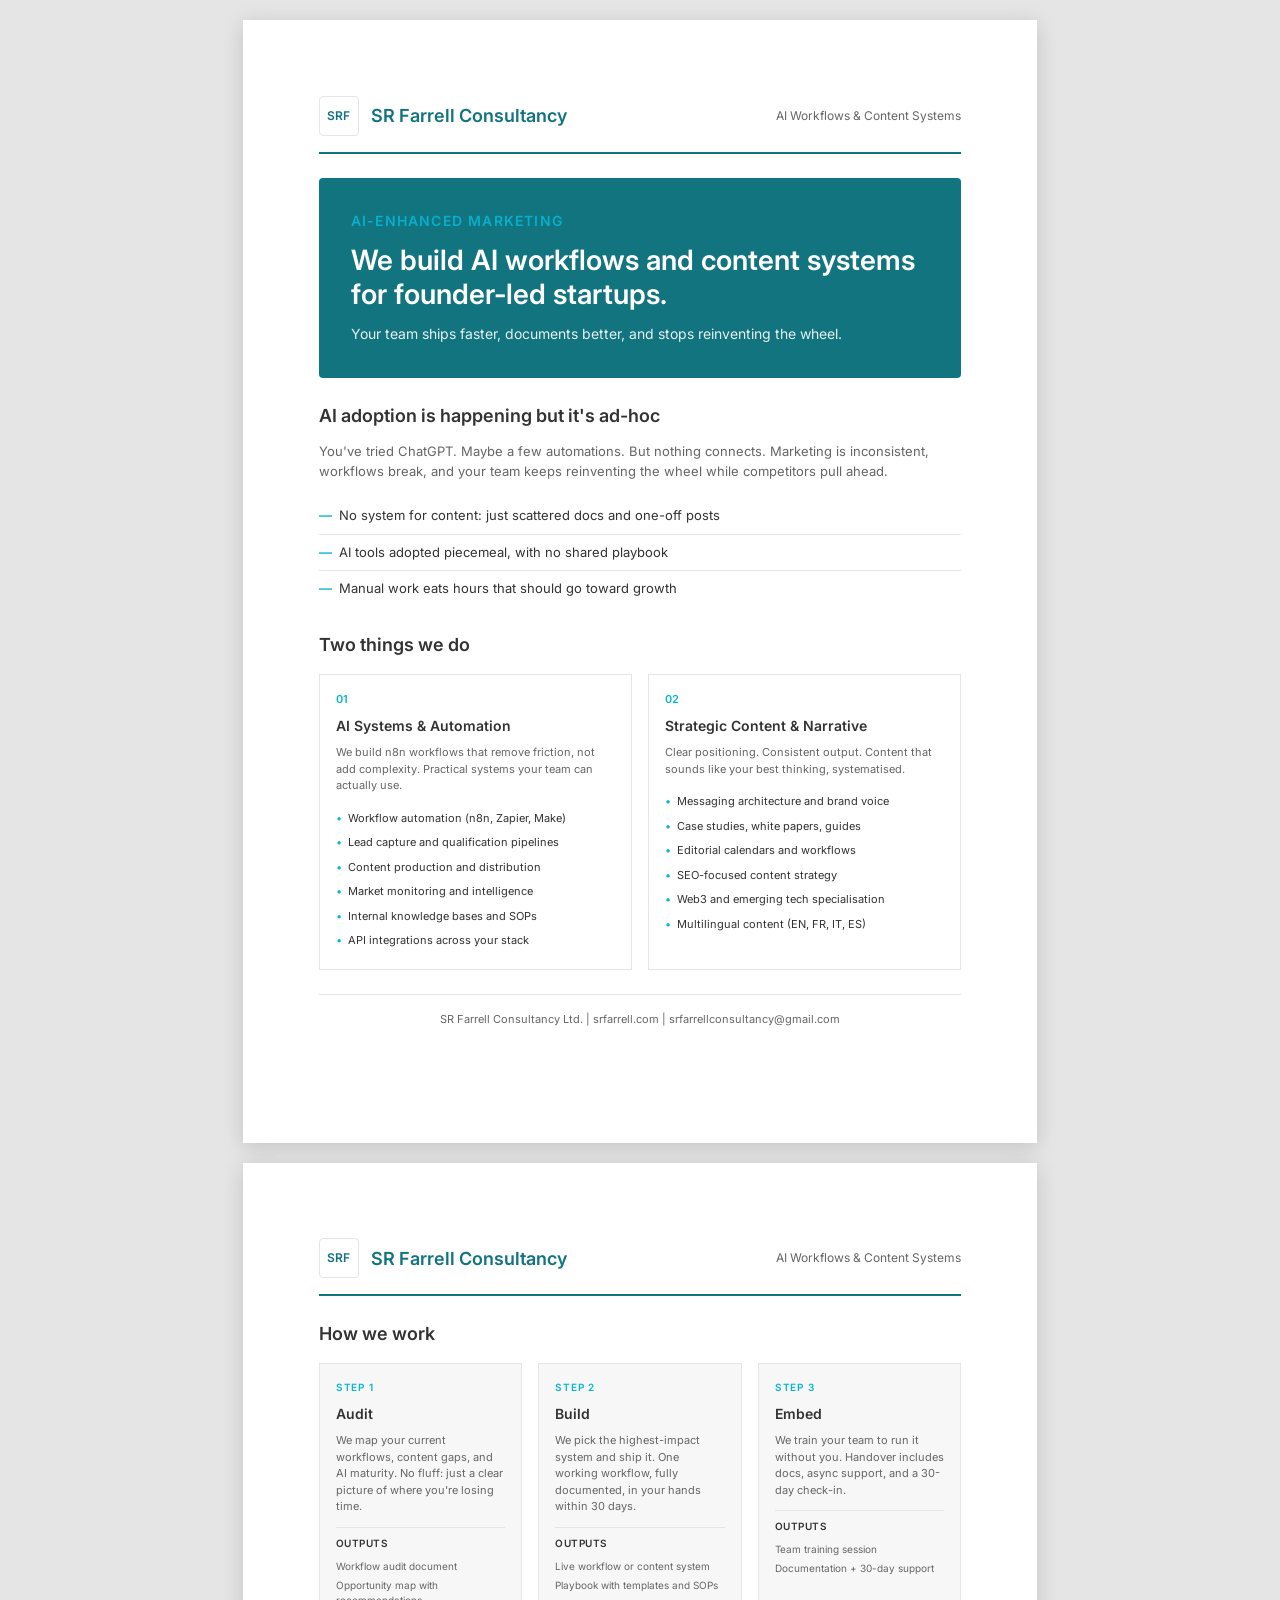
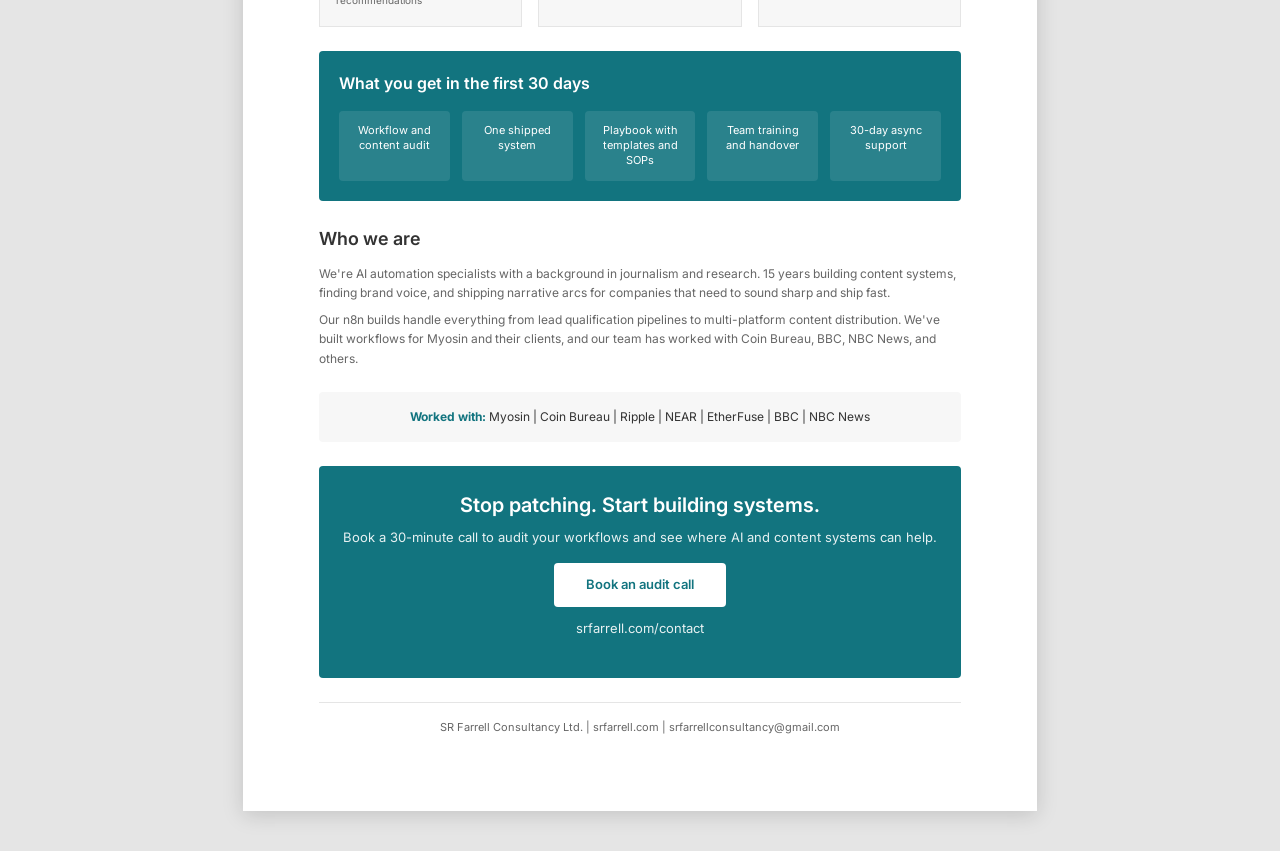
<file: marketing-2-pager.html>
<!DOCTYPE html>
<html lang="en">
<head>
    <meta charset="UTF-8">
    <meta name="viewport" content="width=device-width, initial-scale=1.0">
    <title>SR Farrell Consultancy - AI Workflows & Content Systems</title>
    <link rel="preconnect" href="https://fonts.googleapis.com">
    <link rel="preconnect" href="https://fonts.gstatic.com" crossorigin>
    <link href="https://fonts.googleapis.com/css2?family=Inter:wght@300;400;500;600;700&display=swap" rel="stylesheet">
    <style>
        * {
            margin: 0;
            padding: 0;
            box-sizing: border-box;
        }

        :root {
            --primary-blue: #12747f;
            --accent-cyan: #06B6D4;
            --dark-gray: #333333;
            --medium-gray: #666666;
            --light-gray: #f7f7f7;
            --border-gray: #e5e5e5;
        }

        @page {
            size: A4;
            margin: 0;
        }

        body {
            font-family: 'Inter', -apple-system, BlinkMacSystemFont, sans-serif;
            color: var(--dark-gray);
            line-height: 1.5;
            -webkit-font-smoothing: antialiased;
        }

        .page {
            width: 210mm;
            min-height: 297mm;
            padding: 20mm;
            margin: 0 auto;
            background: white;
            page-break-after: always;
        }

        .page:last-child {
            page-break-after: auto;
        }

        /* Page 1 */
        .header {
            display: flex;
            justify-content: space-between;
            align-items: center;
            margin-bottom: 24px;
            padding-bottom: 16px;
            border-bottom: 2px solid var(--primary-blue);
        }

        .logo {
            display: flex;
            align-items: center;
            gap: 12px;
        }

        .logo-icon {
            width: 40px;
            height: 40px;
            background: #ffffff;
            border-radius: 4px;
            display: flex;
            align-items: center;
            justify-content: center;
            border: 1px solid var(--border-gray);
        }

        .logo-icon span {
            color: var(--primary-blue);
            font-size: 12px;
            font-weight: 600;
        }

        .logo-text {
            font-size: 18px;
            font-weight: 600;
            color: var(--primary-blue);
        }

        .tagline {
            font-size: 12px;
            color: var(--medium-gray);
        }

        .hero {
            background: var(--primary-blue);
            color: white;
            padding: 32px;
            margin-bottom: 24px;
            border-radius: 4px;
        }

        .hero-label {
            font-size: 11px;
            font-weight: 600;
            text-transform: uppercase;
            letter-spacing: 1.2px;
            color: var(--accent-cyan);
            margin-bottom: 12px;
        }

        .hero h1 {
            font-size: 28px;
            font-weight: 600;
            line-height: 1.2;
            margin-bottom: 12px;
        }

        .hero p {
            font-size: 14px;
            opacity: 0.9;
            line-height: 1.6;
        }

        .problem-section {
            margin-bottom: 24px;
        }

        .problem-section h2 {
            font-size: 18px;
            font-weight: 600;
            color: var(--dark-gray);
            margin-bottom: 12px;
        }

        .problem-section p {
            font-size: 13px;
            color: var(--medium-gray);
            line-height: 1.6;
            margin-bottom: 16px;
        }

        .problem-list {
            list-style: none;
        }

        .problem-list li {
            padding: 8px 0;
            padding-left: 20px;
            position: relative;
            font-size: 13px;
            color: var(--dark-gray);
            border-bottom: 1px solid var(--border-gray);
        }

        .problem-list li:last-child {
            border-bottom: none;
        }

        .problem-list li::before {
            content: "—";
            position: absolute;
            left: 0;
            color: var(--accent-cyan);
            font-weight: 600;
        }

        .services-section {
            margin-bottom: 24px;
        }

        .services-section h2 {
            font-size: 18px;
            font-weight: 600;
            color: var(--dark-gray);
            margin-bottom: 16px;
        }

        .services-grid {
            display: grid;
            grid-template-columns: 1fr 1fr;
            gap: 16px;
        }

        .service-card {
            border: 1px solid var(--border-gray);
            padding: 16px;
        }

        .service-number {
            font-size: 11px;
            font-weight: 600;
            color: var(--accent-cyan);
            margin-bottom: 8px;
        }

        .service-card h3 {
            font-size: 14px;
            font-weight: 600;
            color: var(--dark-gray);
            margin-bottom: 8px;
        }

        .service-card p {
            font-size: 11px;
            color: var(--medium-gray);
            line-height: 1.5;
            margin-bottom: 12px;
        }

        .service-list {
            list-style: none;
        }

        .service-list li {
            font-size: 11px;
            color: var(--dark-gray);
            padding: 4px 0;
            padding-left: 12px;
            position: relative;
        }

        .service-list li::before {
            content: "•";
            position: absolute;
            left: 0;
            color: var(--accent-cyan);
        }

        /* Page 2 */
        .process-section {
            margin-bottom: 24px;
        }

        .process-section h2 {
            font-size: 18px;
            font-weight: 600;
            color: var(--dark-gray);
            margin-bottom: 16px;
        }

        .process-grid {
            display: grid;
            grid-template-columns: repeat(3, 1fr);
            gap: 16px;
        }

        .process-step {
            background: var(--light-gray);
            padding: 16px;
            border: 1px solid var(--border-gray);
        }

        .step-number {
            font-size: 10px;
            font-weight: 600;
            color: var(--accent-cyan);
            text-transform: uppercase;
            letter-spacing: 0.8px;
            margin-bottom: 8px;
        }

        .process-step h3 {
            font-size: 14px;
            font-weight: 600;
            color: var(--dark-gray);
            margin-bottom: 8px;
        }

        .process-step p {
            font-size: 11px;
            color: var(--medium-gray);
            line-height: 1.5;
            margin-bottom: 12px;
        }

        .outputs-label {
            font-size: 10px;
            font-weight: 600;
            color: var(--dark-gray);
            text-transform: uppercase;
            letter-spacing: 0.5px;
            margin-bottom: 6px;
            padding-top: 8px;
            border-top: 1px solid var(--border-gray);
        }

        .outputs ul {
            list-style: none;
        }

        .outputs li {
            font-size: 10px;
            color: var(--medium-gray);
            padding: 2px 0;
        }

        .deliverables-section {
            background: var(--primary-blue);
            color: white;
            padding: 20px;
            margin-bottom: 24px;
            border-radius: 4px;
        }

        .deliverables-section h2 {
            font-size: 16px;
            font-weight: 600;
            margin-bottom: 16px;
        }

        .deliverables-grid {
            display: grid;
            grid-template-columns: repeat(5, 1fr);
            gap: 12px;
        }

        .deliverable-item {
            text-align: center;
            padding: 12px 8px;
            background: rgba(255, 255, 255, 0.1);
            border-radius: 4px;
        }

        .deliverable-item p {
            font-size: 11px;
            line-height: 1.4;
        }

        .about-section {
            margin-bottom: 24px;
        }

        .about-section h2 {
            font-size: 18px;
            font-weight: 600;
            color: var(--dark-gray);
            margin-bottom: 12px;
        }

        .about-section p {
            font-size: 12px;
            color: var(--medium-gray);
            line-height: 1.6;
            margin-bottom: 8px;
        }

        .clients {
            margin-bottom: 24px;
            padding: 16px;
            background: var(--light-gray);
            border-radius: 4px;
        }

        .clients p {
            font-size: 12px;
            color: var(--dark-gray);
            text-align: center;
        }

        .clients strong {
            color: var(--primary-blue);
        }

        .cta-section {
            background: var(--primary-blue);
            color: white;
            padding: 24px;
            text-align: center;
            border-radius: 4px;
        }

        .cta-section h2 {
            font-size: 20px;
            font-weight: 600;
            margin-bottom: 8px;
        }

        .cta-section p {
            font-size: 13px;
            opacity: 0.9;
            margin-bottom: 16px;
        }

        .cta-button {
            display: inline-block;
            background: white;
            color: var(--primary-blue);
            padding: 12px 32px;
            font-size: 13px;
            font-weight: 600;
            text-decoration: none;
            border-radius: 4px;
        }

        .cta-url {
            margin-top: 12px;
            font-size: 12px;
            opacity: 0.8;
        }

        .footer {
            margin-top: 24px;
            padding-top: 16px;
            border-top: 1px solid var(--border-gray);
            text-align: center;
        }

        .footer p {
            font-size: 11px;
            color: var(--medium-gray);
        }

        @media print {
            body {
                print-color-adjust: exact;
                -webkit-print-color-adjust: exact;
            }

            .page {
                margin: 0;
                padding: 15mm;
            }
        }

        @media screen {
            body {
                background: #e5e5e5;
                padding: 20px;
            }

            .page {
                box-shadow: 0 4px 20px rgba(0, 0, 0, 0.15);
                margin-bottom: 20px;
            }
        }
    </style>
</head>
<body>
    <!-- Page 1 -->
    <div class="page">
        <div class="header">
            <div class="logo">
                <div class="logo-icon">
                    <span>SRF</span>
                </div>
                <span class="logo-text">SR Farrell Consultancy</span>
            </div>
            <span class="tagline">AI Workflows & Content Systems</span>
        </div>

        <div class="hero">
            <p class="hero-label">AI-Enhanced Marketing</p>
            <h1>We build AI workflows and content systems for founder-led startups.</h1>
            <p>Your team ships faster, documents better, and stops reinventing the wheel.</p>
        </div>

        <div class="problem-section">
            <h2>AI adoption is happening but it's ad-hoc</h2>
            <p>You've tried ChatGPT. Maybe a few automations. But nothing connects. Marketing is inconsistent, workflows break, and your team keeps reinventing the wheel while competitors pull ahead.</p>
            <ul class="problem-list">
                <li>No system for content: just scattered docs and one-off posts</li>
                <li>AI tools adopted piecemeal, with no shared playbook</li>
                <li>Manual work eats hours that should go toward growth</li>
            </ul>
        </div>

        <div class="services-section">
            <h2>Two things we do</h2>
            <div class="services-grid">
                <div class="service-card">
                    <div class="service-number">01</div>
                    <h3>AI Systems & Automation</h3>
                    <p>We build n8n workflows that remove friction, not add complexity. Practical systems your team can actually use.</p>
                    <ul class="service-list">
                        <li>Workflow automation (n8n, Zapier, Make)</li>
                        <li>Lead capture and qualification pipelines</li>
                        <li>Content production and distribution</li>
                        <li>Market monitoring and intelligence</li>
                        <li>Internal knowledge bases and SOPs</li>
                        <li>API integrations across your stack</li>
                    </ul>
                </div>
                <div class="service-card">
                    <div class="service-number">02</div>
                    <h3>Strategic Content & Narrative</h3>
                    <p>Clear positioning. Consistent output. Content that sounds like your best thinking, systematised.</p>
                    <ul class="service-list">
                        <li>Messaging architecture and brand voice</li>
                        <li>Case studies, white papers, guides</li>
                        <li>Editorial calendars and workflows</li>
                        <li>SEO-focused content strategy</li>
                        <li>Web3 and emerging tech specialisation</li>
                        <li>Multilingual content (EN, FR, IT, ES)</li>
                    </ul>
                </div>
            </div>
        </div>

        <div class="footer">
            <p>SR Farrell Consultancy Ltd. | srfarrell.com | srfarrellconsultancy@gmail.com</p>
        </div>
    </div>

    <!-- Page 2 -->
    <div class="page">
        <div class="header">
            <div class="logo">
                <div class="logo-icon">
                    <span>SRF</span>
                </div>
                <span class="logo-text">SR Farrell Consultancy</span>
            </div>
            <span class="tagline">AI Workflows & Content Systems</span>
        </div>

        <div class="process-section">
            <h2>How we work</h2>
            <div class="process-grid">
                <div class="process-step">
                    <div class="step-number">Step 1</div>
                    <h3>Audit</h3>
                    <p>We map your current workflows, content gaps, and AI maturity. No fluff: just a clear picture of where you're losing time.</p>
                    <div class="outputs">
                        <div class="outputs-label">Outputs</div>
                        <ul>
                            <li>Workflow audit document</li>
                            <li>Opportunity map with recommendations</li>
                        </ul>
                    </div>
                </div>
                <div class="process-step">
                    <div class="step-number">Step 2</div>
                    <h3>Build</h3>
                    <p>We pick the highest-impact system and ship it. One working workflow, fully documented, in your hands within 30 days.</p>
                    <div class="outputs">
                        <div class="outputs-label">Outputs</div>
                        <ul>
                            <li>Live workflow or content system</li>
                            <li>Playbook with templates and SOPs</li>
                        </ul>
                    </div>
                </div>
                <div class="process-step">
                    <div class="step-number">Step 3</div>
                    <h3>Embed</h3>
                    <p>We train your team to run it without you. Handover includes docs, async support, and a 30-day check-in.</p>
                    <div class="outputs">
                        <div class="outputs-label">Outputs</div>
                        <ul>
                            <li>Team training session</li>
                            <li>Documentation + 30-day support</li>
                        </ul>
                    </div>
                </div>
            </div>
        </div>

        <div class="deliverables-section">
            <h2>What you get in the first 30 days</h2>
            <div class="deliverables-grid">
                <div class="deliverable-item">
                    <p>Workflow and content audit</p>
                </div>
                <div class="deliverable-item">
                    <p>One shipped system</p>
                </div>
                <div class="deliverable-item">
                    <p>Playbook with templates and SOPs</p>
                </div>
                <div class="deliverable-item">
                    <p>Team training and handover</p>
                </div>
                <div class="deliverable-item">
                    <p>30-day async support</p>
                </div>
            </div>
        </div>

        <div class="about-section">
            <h2>Who we are</h2>
            <p>We're AI automation specialists with a background in journalism and research. 15 years building content systems, finding brand voice, and shipping narrative arcs for companies that need to sound sharp and ship fast.</p>
            <p>Our n8n builds handle everything from lead qualification pipelines to multi-platform content distribution. We've built workflows for Myosin and their clients, and our team has worked with Coin Bureau, BBC, NBC News, and others.</p>
        </div>

        <div class="clients">
            <p><strong>Worked with:</strong> Myosin | Coin Bureau | Ripple | NEAR | EtherFuse | BBC | NBC News</p>
        </div>

        <div class="cta-section">
            <h2>Stop patching. Start building systems.</h2>
            <p>Book a 30-minute call to audit your workflows and see where AI and content systems can help.</p>
            <a href="https://srfarrell.com/contact" class="cta-button">Book an audit call</a>
            <p class="cta-url">srfarrell.com/contact</p>
        </div>

        <div class="footer">
            <p>SR Farrell Consultancy Ltd. | srfarrell.com | srfarrellconsultancy@gmail.com</p>
        </div>
    </div>
</body>
</html>
</file>
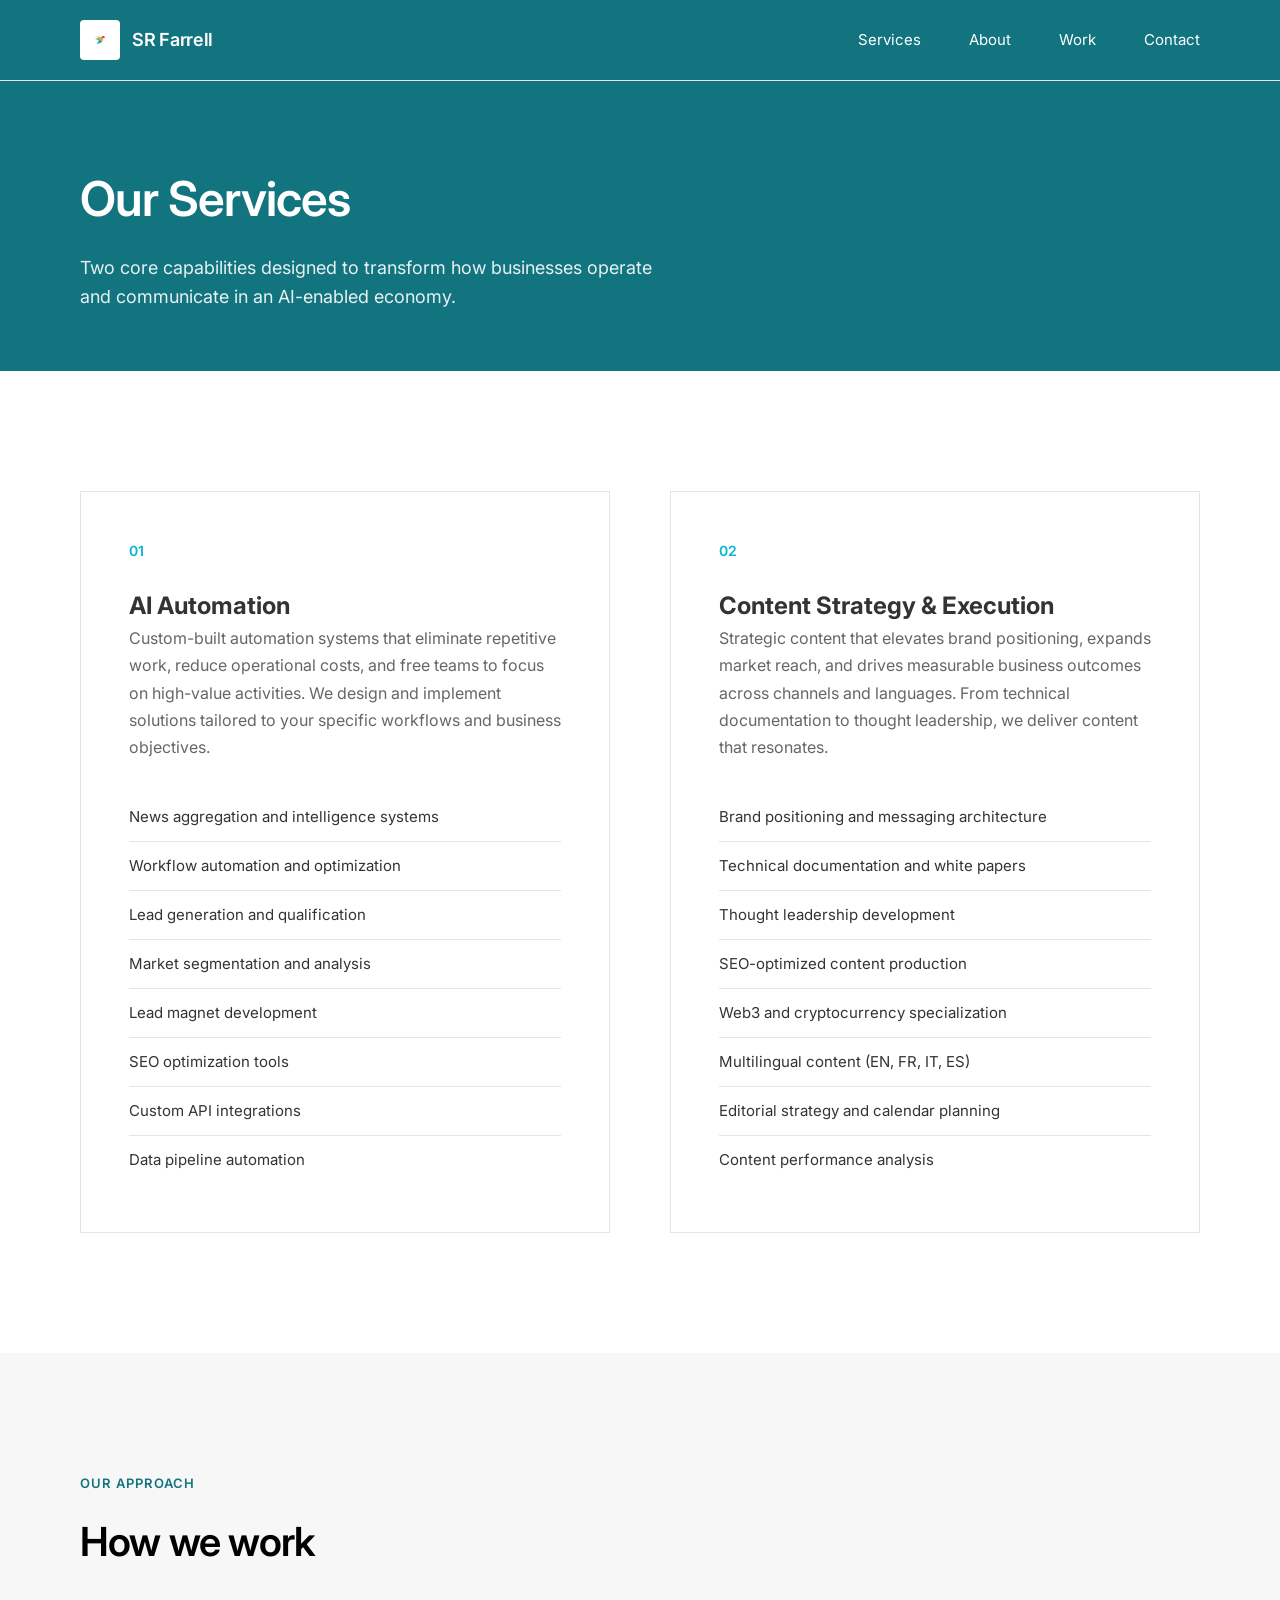
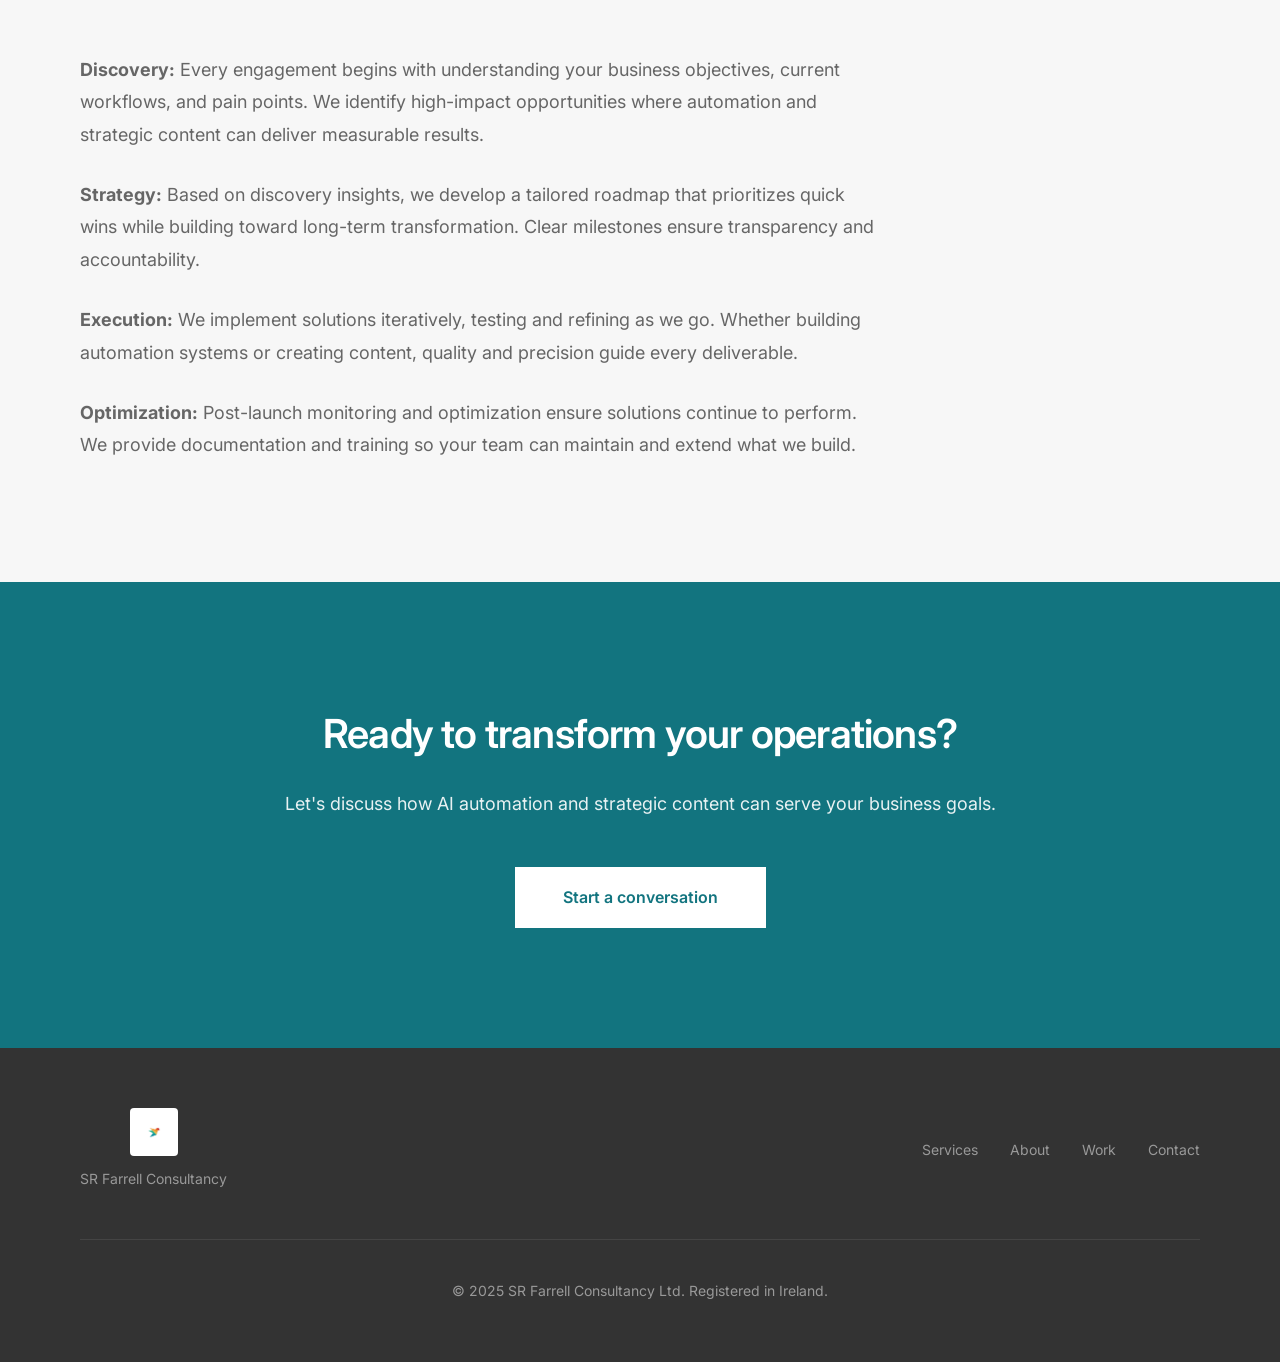
<file: services.html>
<!DOCTYPE html>
<html lang="en">
<head>
    <meta charset="UTF-8">
    <meta name="viewport" content="width=device-width, initial-scale=1.0">
    <meta name="description" content="AI automation and content strategy services from SR Farrell Consultancy. Custom automation systems, multilingual content, and web3 expertise.">
    <meta name="keywords" content="AI automation services, content strategy, workflow automation, web3 content, multilingual content">
    <meta name="author" content="SR Farrell Consultancy">
    <meta name="robots" content="index, follow">

    <!-- Open Graph -->
    <meta property="og:type" content="website">
    <meta property="og:url" content="https://srfarrell.com/services">
    <meta property="og:title" content="Services | SR Farrell Consultancy">
    <meta property="og:description" content="AI automation and content strategy services for ambitious businesses.">

    <!-- Favicon -->
    <link rel="icon" type="image/png" href="favicon2.png">
    <link rel="canonical" href="https://srfarrell.com/services">

    <title>Services | SR Farrell Consultancy</title>

    <!-- Fonts -->
    <link rel="preconnect" href="https://fonts.googleapis.com">
    <link rel="preconnect" href="https://fonts.gstatic.com" crossorigin>
    <link href="https://fonts.googleapis.com/css2?family=Inter:wght@300;400;500;600;700&display=swap" rel="stylesheet">

    <!-- Styles -->
    <link rel="stylesheet" href="css/styles.css">

    <!-- Structured Data -->
    <script type="application/ld+json">
    {
        "@context": "https://schema.org",
        "@type": "Service",
        "provider": {
            "@type": "ProfessionalService",
            "name": "SR Farrell Consultancy"
        },
        "serviceType": ["AI Automation", "Content Strategy", "Web3 Consulting"],
        "areaServed": "Worldwide"
    }
    </script>
</head>
<body>
    <a href="#main" class="skip-link">Skip to main content</a>

    <!-- Navigation -->
    <header>
        <nav role="navigation" aria-label="Main navigation">
            <a href="index.html" class="logo" aria-label="SR Farrell Consultancy Home">
                <div class="logo-icon-wrapper">
                    <img src="favicon2.png" alt="" class="logo-favicon" aria-hidden="true">
                </div>
                <span class="logo-text">SR Farrell</span>
            </a>
            <button class="nav-toggle" aria-label="Toggle navigation menu" aria-expanded="false">
                <span></span>
                <span></span>
                <span></span>
            </button>
            <ul>
                <li><a href="services.html" aria-current="page">Services</a></li>
                <li><a href="about.html">About</a></li>
                <li><a href="work.html">Work</a></li>
                <li><a href="contact.html">Contact</a></li>
            </ul>
        </nav>
    </header>

    <main id="main">
        <!-- Page Header -->
        <section class="page-header">
            <div class="container">
                <h1>Our Services</h1>
                <p>Two core capabilities designed to transform how businesses operate and communicate in an AI-enabled economy.</p>
            </div>
        </section>

        <!-- Services Detail -->
        <section class="services" aria-labelledby="ai-automation-heading">
            <div class="container">
                <div class="services-grid">
                    <article class="service-card fade-in">
                        <div class="service-number">01</div>
                        <h2 id="ai-automation-heading">AI Automation</h2>
                        <p>Custom-built automation systems that eliminate repetitive work, reduce operational costs, and free teams to focus on high-value activities. We design and implement solutions tailored to your specific workflows and business objectives.</p>
                        <ul class="service-list">
                            <li>News aggregation and intelligence systems</li>
                            <li>Workflow automation and optimization</li>
                            <li>Lead generation and qualification</li>
                            <li>Market segmentation and analysis</li>
                            <li>Lead magnet development</li>
                            <li>SEO optimization tools</li>
                            <li>Custom API integrations</li>
                            <li>Data pipeline automation</li>
                        </ul>
                    </article>

                    <article class="service-card fade-in">
                        <div class="service-number">02</div>
                        <h2>Content Strategy & Execution</h2>
                        <p>Strategic content that elevates brand positioning, expands market reach, and drives measurable business outcomes across channels and languages. From technical documentation to thought leadership, we deliver content that resonates.</p>
                        <ul class="service-list">
                            <li>Brand positioning and messaging architecture</li>
                            <li>Technical documentation and white papers</li>
                            <li>Thought leadership development</li>
                            <li>SEO-optimized content production</li>
                            <li>Web3 and cryptocurrency specialization</li>
                            <li>Multilingual content (EN, FR, IT, ES)</li>
                            <li>Editorial strategy and calendar planning</li>
                            <li>Content performance analysis</li>
                        </ul>
                    </article>
                </div>
            </div>
        </section>

        <!-- Approach Section -->
        <section class="about" aria-labelledby="approach-heading">
            <div class="container">
                <div class="section-header">
                    <div class="section-label">Our Approach</div>
                    <h2 id="approach-heading" class="section-title">How we work</h2>
                </div>

                <div class="about-content fade-in">
                    <p><strong>Discovery:</strong> Every engagement begins with understanding your business objectives, current workflows, and pain points. We identify high-impact opportunities where automation and strategic content can deliver measurable results.</p>

                    <p><strong>Strategy:</strong> Based on discovery insights, we develop a tailored roadmap that prioritizes quick wins while building toward long-term transformation. Clear milestones ensure transparency and accountability.</p>

                    <p><strong>Execution:</strong> We implement solutions iteratively, testing and refining as we go. Whether building automation systems or creating content, quality and precision guide every deliverable.</p>

                    <p><strong>Optimization:</strong> Post-launch monitoring and optimization ensure solutions continue to perform. We provide documentation and training so your team can maintain and extend what we build.</p>
                </div>
            </div>
        </section>

        <!-- Contact CTA -->
        <section class="contact" aria-labelledby="cta-heading">
            <div class="container">
                <h2 id="cta-heading">Ready to transform your operations?</h2>
                <p>Let's discuss how AI automation and strategic content can serve your business goals.</p>
                <a href="contact.html" class="contact-button">Start a conversation</a>
            </div>
        </section>
    </main>

    <!-- Footer -->
    <footer role="contentinfo">
        <div class="container">
            <div class="footer-content">
                <div class="footer-logo">
                    <div class="logo-icon-wrapper">
                        <img src="favicon2.png" alt="" class="logo-favicon" aria-hidden="true">
                    </div>
                    <span>SR Farrell Consultancy</span>
                </div>
                <ul class="footer-links">
                    <li><a href="services.html">Services</a></li>
                    <li><a href="about.html">About</a></li>
                    <li><a href="work.html">Work</a></li>
                    <li><a href="contact.html">Contact</a></li>
                </ul>
                <div class="footer-copyright">
                    <p>&copy; 2025 SR Farrell Consultancy Ltd. Registered in Ireland.</p>
                </div>
            </div>
        </div>
    </footer>

    <!-- JavaScript -->
    <script>
        // Mobile Navigation Toggle
        const navToggle = document.querySelector('.nav-toggle');
        const navMenu = document.querySelector('nav ul');

        navToggle.addEventListener('click', () => {
            const isExpanded = navToggle.getAttribute('aria-expanded') === 'true';
            navToggle.setAttribute('aria-expanded', !isExpanded);
            navToggle.classList.toggle('active');
            navMenu.classList.toggle('active');
        });

        // Intersection Observer for fade-in animations
        const observerOptions = {
            threshold: 0.1,
            rootMargin: '0px 0px -50px 0px'
        };

        const observer = new IntersectionObserver((entries) => {
            entries.forEach(entry => {
                if (entry.isIntersecting) {
                    entry.target.classList.add('visible');
                    observer.unobserve(entry.target);
                }
            });
        }, observerOptions);

        document.querySelectorAll('.fade-in').forEach(el => observer.observe(el));
    </script>
</body>
</html>
</file>
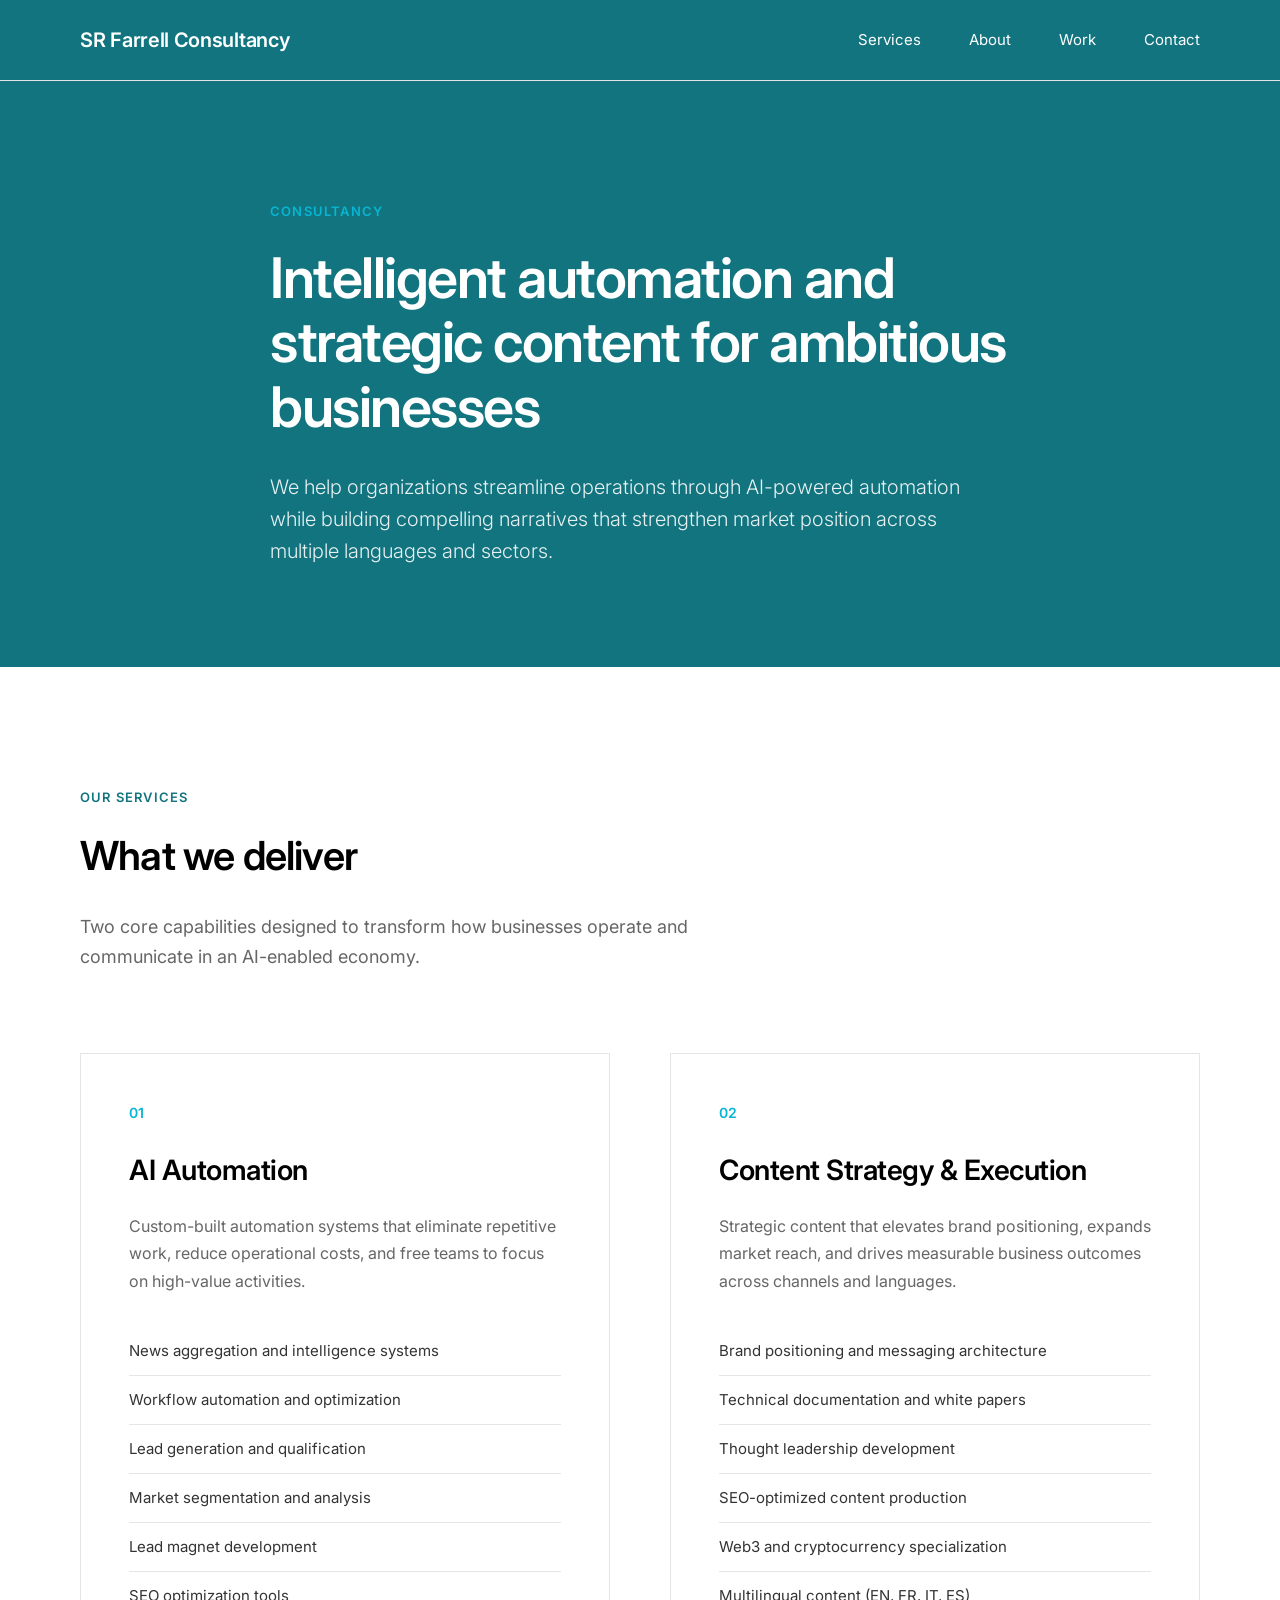
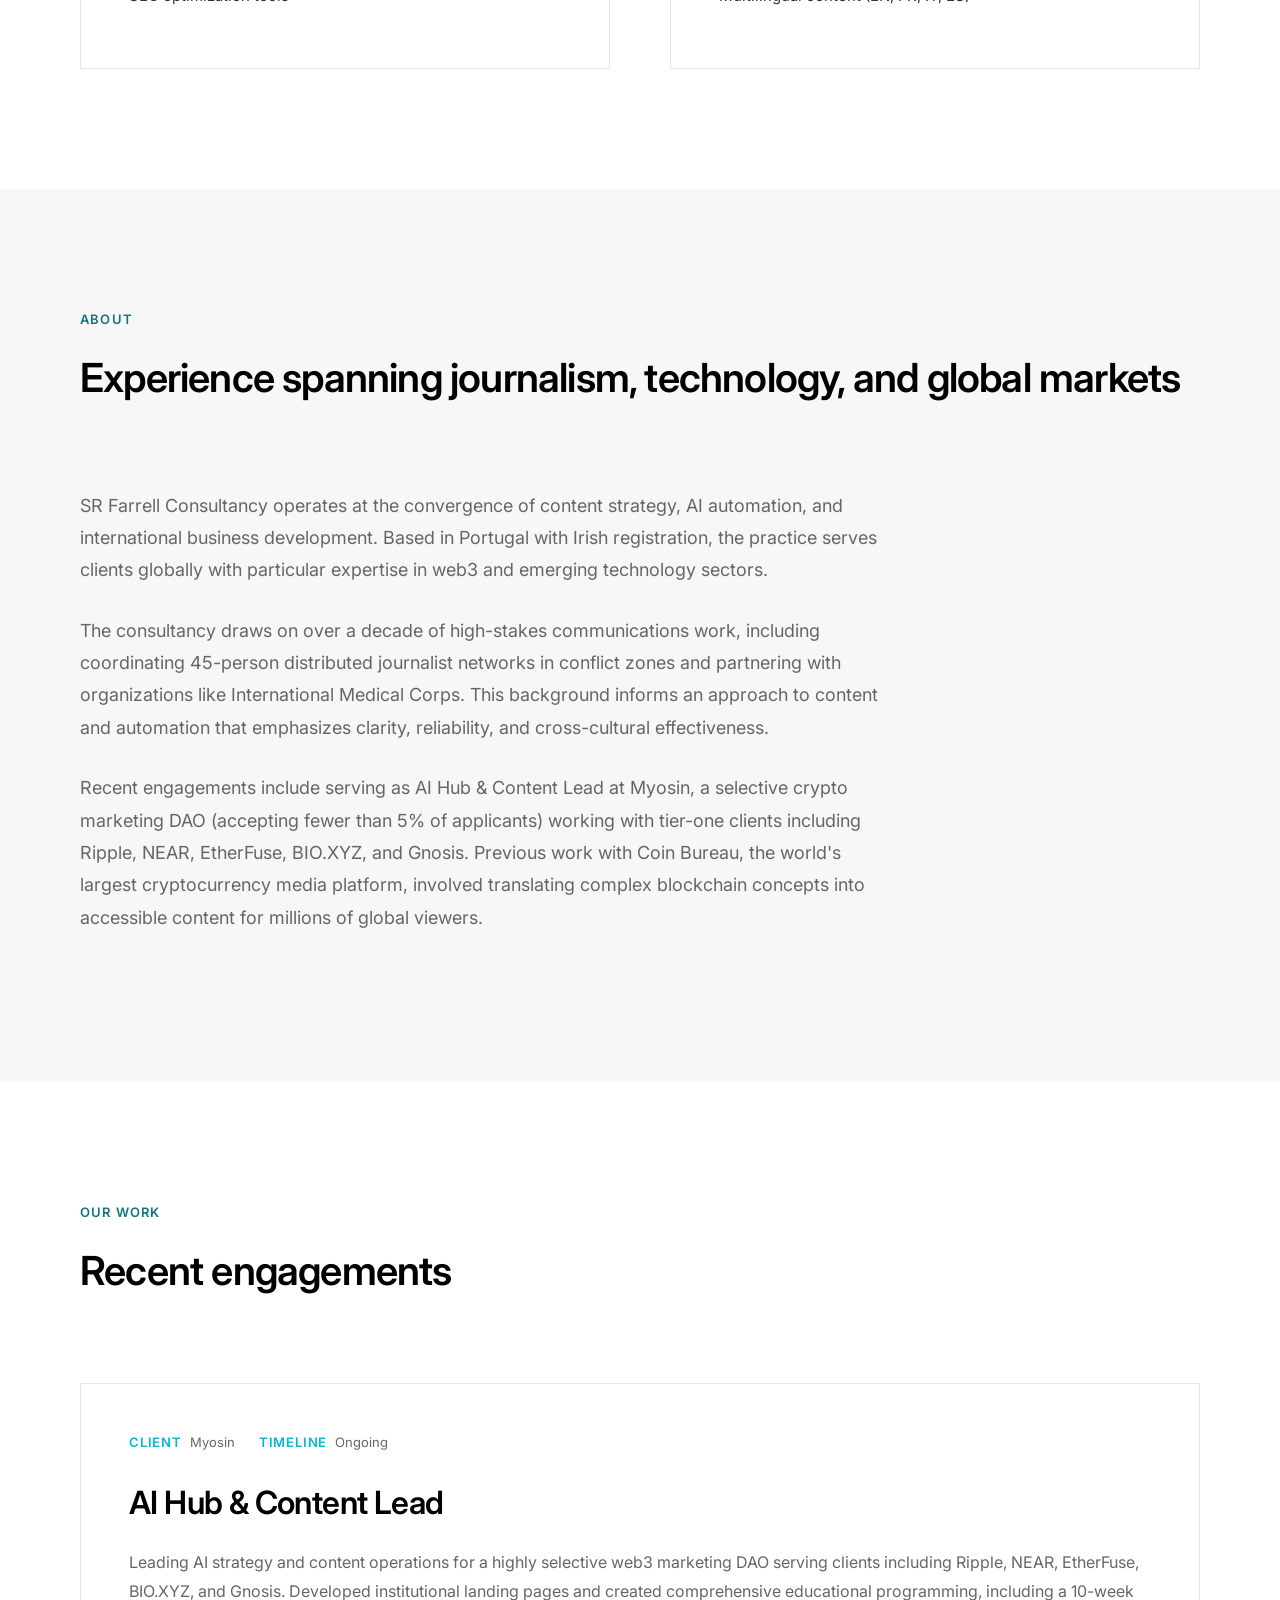
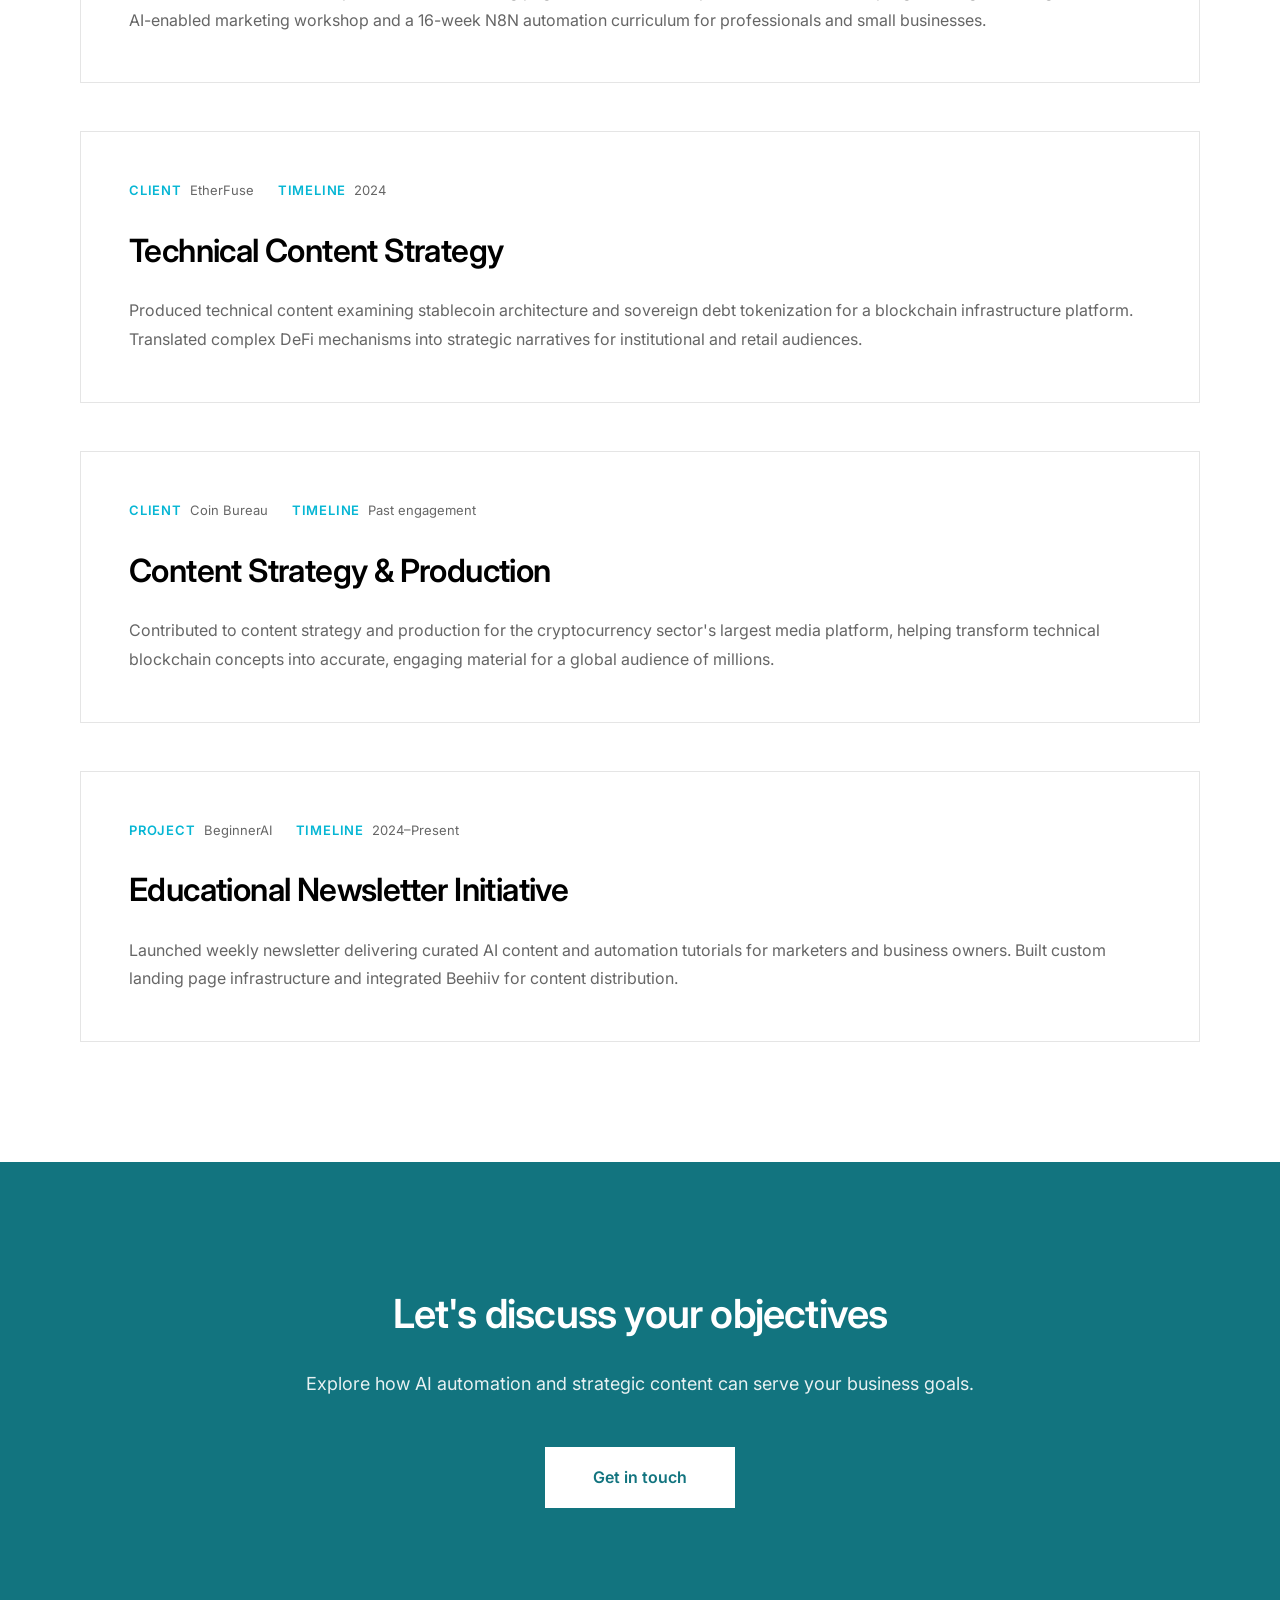
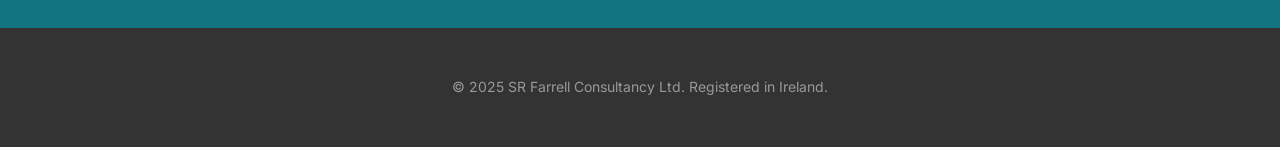
<file: sr-farrell-website.html>
<!DOCTYPE html>
<html lang="en">
<head>
    <meta charset="UTF-8">
    <meta name="viewport" content="width=device-width, initial-scale=1.0">
    <title>SR Farrell Consultancy | AI Automation & Content Strategy</title>
    <link rel="preconnect" href="https://fonts.googleapis.com">
    <link rel="preconnect" href="https://fonts.gstatic.com" crossorigin>
    <link href="https://fonts.googleapis.com/css2?family=Inter:wght@300;400;500;600;700&display=swap" rel="stylesheet">
    <style>
        * {
            margin: 0;
            padding: 0;
            box-sizing: border-box;
        }

        :root {
            --primary-blue: #12747f;
            --accent-cyan: #06B6D4;
            --black: #000000;
            --dark-gray: #333333;
            --medium-gray: #666666;
            --light-gray: #f7f7f7;
            --border-gray: #e5e5e5;
        }

        body {
            font-family: 'Inter', -apple-system, BlinkMacSystemFont, sans-serif;
            color: var(--dark-gray);
            line-height: 1.6;
            background: white;
            -webkit-font-smoothing: antialiased;
        }

        .container {
            max-width: 1440px;
            margin: 0 auto;
            padding: 0 80px;
        }

        /* Navigation */
        header {
            background: var(--primary-blue);
            border-bottom: 1px solid var(--border-gray);
            position: sticky;
            top: 0;
            z-index: 100;
        }

        nav {
            display: flex;
            justify-content: space-between;
            align-items: center;
            padding: 24px 80px;
            max-width: 1440px;
            margin: 0 auto;
        }

        .logo {
            font-size: 20px;
            font-weight: 600;
            color: white;
            text-decoration: none;
            letter-spacing: -0.3px;
        }

        nav ul {
            display: flex;
            gap: 48px;
            list-style: none;
        }

        nav a {
            color: white;
            text-decoration: none;
            font-size: 15px;
            font-weight: 400;
            transition: opacity 0.2s;
        }

        nav a:hover {
            opacity: 0.8;
        }

        /* Hero Section */
        .hero {
            padding: 120px 0 100px 0;
            background: var(--primary-blue);
        }

        .hero .container {
            max-width: 900px;
        }

        .hero-label {
            font-size: 13px;
            font-weight: 600;
            text-transform: uppercase;
            letter-spacing: 1.2px;
            color: var(--accent-cyan);
            margin-bottom: 24px;
        }

        .hero h1 {
            font-size: 56px;
            font-weight: 600;
            line-height: 1.15;
            margin-bottom: 32px;
            color: white;
            letter-spacing: -1.5px;
        }

        .hero p {
            font-size: 20px;
            line-height: 1.6;
            color: rgba(255, 255, 255, 0.9);
            font-weight: 300;
        }

        /* Services Section */
        .services {
            padding: 120px 0;
        }

        .section-header {
            margin-bottom: 80px;
        }

        .section-label {
            font-size: 13px;
            font-weight: 600;
            text-transform: uppercase;
            letter-spacing: 1.2px;
            color: var(--primary-blue);
            margin-bottom: 16px;
        }

        .section-title {
            font-size: 40px;
            font-weight: 600;
            color: var(--black);
            letter-spacing: -0.8px;
            margin-bottom: 24px;
        }

        .section-description {
            font-size: 18px;
            color: var(--medium-gray);
            line-height: 1.7;
            max-width: 700px;
        }

        .services-grid {
            display: grid;
            grid-template-columns: repeat(2, 1fr);
            gap: 60px;
        }

        .service-card {
            background: white;
            border: 1px solid var(--border-gray);
            padding: 48px;
            transition: box-shadow 0.3s;
        }

        .service-card:hover {
            box-shadow: 0 8px 24px rgba(0,0,0,0.06);
        }

        .service-number {
            font-size: 14px;
            font-weight: 600;
            color: var(--accent-cyan);
            margin-bottom: 24px;
        }

        .service-card h3 {
            font-size: 28px;
            font-weight: 600;
            color: var(--black);
            margin-bottom: 20px;
            letter-spacing: -0.5px;
        }

        .service-card p {
            font-size: 16px;
            color: var(--medium-gray);
            line-height: 1.7;
            margin-bottom: 32px;
        }

        .service-list {
            list-style: none;
        }

        .service-list li {
            padding: 12px 0;
            border-bottom: 1px solid var(--border-gray);
            font-size: 15px;
            color: var(--dark-gray);
        }

        .service-list li:last-child {
            border-bottom: none;
        }

        /* About Section */
        .about {
            padding: 120px 0;
            background: var(--light-gray);
        }

        .about-content {
            max-width: 800px;
        }

        .about-content p {
            font-size: 18px;
            line-height: 1.8;
            color: var(--medium-gray);
            margin-bottom: 28px;
        }

        /* Case Studies */
        .case-studies {
            padding: 120px 0;
        }

        .case-grid {
            display: grid;
            gap: 48px;
        }

        .case-card {
            background: white;
            border: 1px solid var(--border-gray);
            padding: 48px;
            transition: box-shadow 0.3s;
        }

        .case-card:hover {
            box-shadow: 0 8px 24px rgba(0,0,0,0.06);
        }

        .case-meta {
            display: flex;
            gap: 24px;
            margin-bottom: 24px;
            font-size: 13px;
            color: var(--medium-gray);
        }

        .case-meta-item {
            display: flex;
            align-items: center;
            gap: 8px;
        }

        .case-meta-label {
            font-weight: 600;
            color: var(--accent-cyan);
            text-transform: uppercase;
            letter-spacing: 0.8px;
        }

        .case-card h3 {
            font-size: 32px;
            font-weight: 600;
            color: var(--black);
            margin-bottom: 20px;
            letter-spacing: -0.6px;
        }

        .case-card p {
            font-size: 16px;
            line-height: 1.8;
            color: var(--medium-gray);
        }

        /* Contact Section */
        .contact {
            padding: 120px 0;
            background: var(--primary-blue);
            color: white;
            text-align: center;
        }

        .contact h2 {
            font-size: 40px;
            font-weight: 600;
            margin-bottom: 24px;
            letter-spacing: -0.8px;
        }

        .contact p {
            font-size: 18px;
            margin-bottom: 48px;
            opacity: 0.9;
        }

        .contact-button {
            display: inline-block;
            background: white;
            color: var(--primary-blue);
            padding: 18px 48px;
            text-decoration: none;
            font-size: 16px;
            font-weight: 600;
            transition: transform 0.2s;
        }

        .contact-button:hover {
            transform: translateY(-2px);
        }

        /* Footer */
        footer {
            background: var(--dark-gray);
            color: #999;
            padding: 48px 0;
            text-align: center;
        }

        footer p {
            font-size: 14px;
        }

        /* Responsive */
        @media (max-width: 1024px) {
            .container {
                padding: 0 40px;
            }

            nav {
                padding: 24px 40px;
            }

            .hero h1 {
                font-size: 44px;
            }

            .services-grid {
                grid-template-columns: 1fr;
            }
        }

        @media (max-width: 768px) {
            .container {
                padding: 0 24px;
            }

            nav {
                flex-direction: column;
                gap: 24px;
                padding: 24px;
            }

            nav ul {
                gap: 24px;
            }

            .hero {
                padding: 80px 0 60px 0;
            }

            .hero h1 {
                font-size: 36px;
            }

            .section-title {
                font-size: 32px;
            }

            .services, .about, .case-studies, .contact {
                padding: 80px 0;
            }
        }
    </style>
</head>
<body>
    <!-- Navigation -->
    <header>
        <nav>
            <a href="#" class="logo">SR Farrell Consultancy</a>
            <ul>
                <li><a href="#services">Services</a></li>
                <li><a href="#about">About</a></li>
                <li><a href="#work">Work</a></li>
                <li><a href="#contact">Contact</a></li>
            </ul>
        </nav>
    </header>

    <!-- Hero -->
    <section class="hero">
        <div class="container">
            <div class="hero-label">Consultancy</div>
            <h1>Intelligent automation and strategic content for ambitious businesses</h1>
            <p>We help organizations streamline operations through AI-powered automation while building compelling narratives that strengthen market position across multiple languages and sectors.</p>
        </div>
    </section>

    <!-- Services -->
    <section id="services" class="services">
        <div class="container">
            <div class="section-header">
                <div class="section-label">Our Services</div>
                <h2 class="section-title">What we deliver</h2>
                <p class="section-description">Two core capabilities designed to transform how businesses operate and communicate in an AI-enabled economy.</p>
            </div>

            <div class="services-grid">
                <div class="service-card">
                    <div class="service-number">01</div>
                    <h3>AI Automation</h3>
                    <p>Custom-built automation systems that eliminate repetitive work, reduce operational costs, and free teams to focus on high-value activities.</p>
                    <ul class="service-list">
                        <li>News aggregation and intelligence systems</li>
                        <li>Workflow automation and optimization</li>
                        <li>Lead generation and qualification</li>
                        <li>Market segmentation and analysis</li>
                        <li>Lead magnet development</li>
                        <li>SEO optimization tools</li>
                    </ul>
                </div>

                <div class="service-card">
                    <div class="service-number">02</div>
                    <h3>Content Strategy & Execution</h3>
                    <p>Strategic content that elevates brand positioning, expands market reach, and drives measurable business outcomes across channels and languages.</p>
                    <ul class="service-list">
                        <li>Brand positioning and messaging architecture</li>
                        <li>Technical documentation and white papers</li>
                        <li>Thought leadership development</li>
                        <li>SEO-optimized content production</li>
                        <li>Web3 and cryptocurrency specialization</li>
                        <li>Multilingual content (EN, FR, IT, ES)</li>
                    </ul>
                </div>
            </div>
        </div>
    </section>

    <!-- About -->
    <section id="about" class="about">
        <div class="container">
            <div class="section-header">
                <div class="section-label">About</div>
                <h2 class="section-title">Experience spanning journalism, technology, and global markets</h2>
            </div>
            
            <div class="about-content">
                <p>SR Farrell Consultancy operates at the convergence of content strategy, AI automation, and international business development. Based in Portugal with Irish registration, the practice serves clients globally with particular expertise in web3 and emerging technology sectors.</p>
                
                <p>The consultancy draws on over a decade of high-stakes communications work, including coordinating 45-person distributed journalist networks in conflict zones and partnering with organizations like International Medical Corps. This background informs an approach to content and automation that emphasizes clarity, reliability, and cross-cultural effectiveness.</p>
                
                <p>Recent engagements include serving as AI Hub & Content Lead at Myosin, a selective crypto marketing DAO (accepting fewer than 5% of applicants) working with tier-one clients including Ripple, NEAR, EtherFuse, BIO.XYZ, and Gnosis. Previous work with Coin Bureau, the world's largest cryptocurrency media platform, involved translating complex blockchain concepts into accessible content for millions of global viewers.</p>
            </div>
        </div>
    </section>

    <!-- Case Studies -->
    <section id="work" class="case-studies">
        <div class="container">
            <div class="section-header">
                <div class="section-label">Our Work</div>
                <h2 class="section-title">Recent engagements</h2>
            </div>

            <div class="case-grid">
                <div class="case-card">
                    <div class="case-meta">
                        <div class="case-meta-item">
                            <span class="case-meta-label">Client</span>
                            <span>Myosin</span>
                        </div>
                        <div class="case-meta-item">
                            <span class="case-meta-label">Timeline</span>
                            <span>Ongoing</span>
                        </div>
                    </div>
                    <h3>AI Hub & Content Lead</h3>
                    <p>Leading AI strategy and content operations for a highly selective web3 marketing DAO serving clients including Ripple, NEAR, EtherFuse, BIO.XYZ, and Gnosis. Developed institutional landing pages and created comprehensive educational programming, including a 10-week AI-enabled marketing workshop and a 16-week N8N automation curriculum for professionals and small businesses.</p>
                </div>

                <div class="case-card">
                    <div class="case-meta">
                        <div class="case-meta-item">
                            <span class="case-meta-label">Client</span>
                            <span>EtherFuse</span>
                        </div>
                        <div class="case-meta-item">
                            <span class="case-meta-label">Timeline</span>
                            <span>2024</span>
                        </div>
                    </div>
                    <h3>Technical Content Strategy</h3>
                    <p>Produced technical content examining stablecoin architecture and sovereign debt tokenization for a blockchain infrastructure platform. Translated complex DeFi mechanisms into strategic narratives for institutional and retail audiences.</p>
                </div>

                <div class="case-card">
                    <div class="case-meta">
                        <div class="case-meta-item">
                            <span class="case-meta-label">Client</span>
                            <span>Coin Bureau</span>
                        </div>
                        <div class="case-meta-item">
                            <span class="case-meta-label">Timeline</span>
                            <span>Past engagement</span>
                        </div>
                    </div>
                    <h3>Content Strategy & Production</h3>
                    <p>Contributed to content strategy and production for the cryptocurrency sector's largest media platform, helping transform technical blockchain concepts into accurate, engaging material for a global audience of millions.</p>
                </div>

                <div class="case-card">
                    <div class="case-meta">
                        <div class="case-meta-item">
                            <span class="case-meta-label">Project</span>
                            <span>BeginnerAI</span>
                        </div>
                        <div class="case-meta-item">
                            <span class="case-meta-label">Timeline</span>
                            <span>2024–Present</span>
                        </div>
                    </div>
                    <h3>Educational Newsletter Initiative</h3>
                    <p>Launched weekly newsletter delivering curated AI content and automation tutorials for marketers and business owners. Built custom landing page infrastructure and integrated Beehiiv for content distribution.</p>
                </div>
            </div>
        </div>
    </section>

    <!-- Contact -->
    <section id="contact" class="contact">
        <div class="container">
            <h2>Let's discuss your objectives</h2>
            <p>Explore how AI automation and strategic content can serve your business goals.</p>
            <a href="mailto:srfarrellconsultancy@gmail.com" class="contact-button">Get in touch</a>
        </div>
    </section>

    <!-- Footer -->
    <footer>
        <div class="container">
            <p>© 2025 SR Farrell Consultancy Ltd. Registered in Ireland.</p>
        </div>
    </footer>
</body>
</html>
</file>
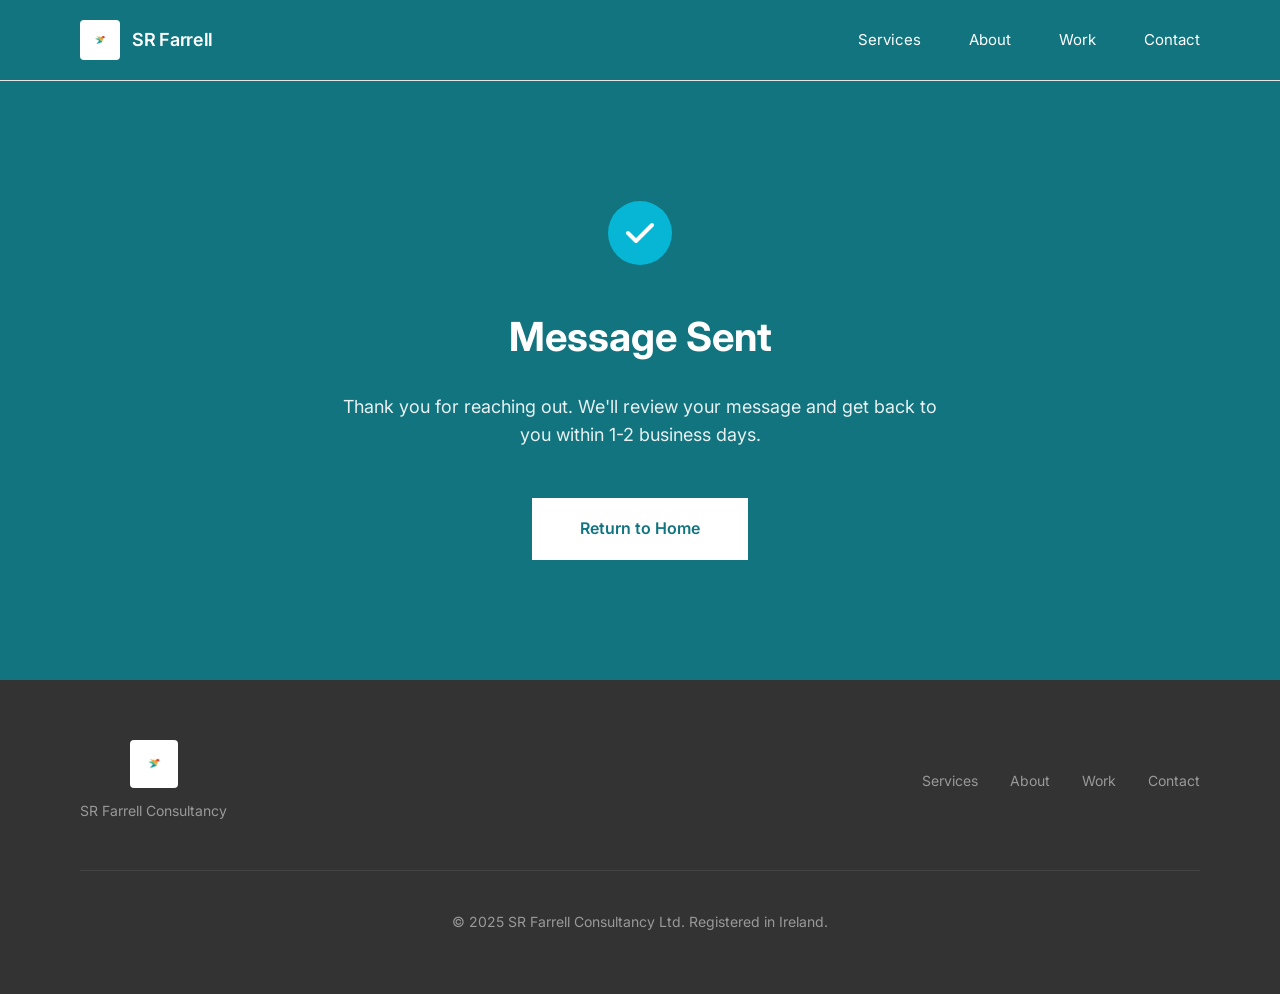
<file: success.html>
<!DOCTYPE html>
<html lang="en">
<head>
    <meta charset="UTF-8">
    <meta name="viewport" content="width=device-width, initial-scale=1.0">
    <meta name="robots" content="noindex">

    <!-- Favicon -->
    <link rel="icon" type="image/png" href="favicon2.png">

    <title>Message Sent | SR Farrell Consultancy</title>

    <!-- Fonts -->
    <link rel="preconnect" href="https://fonts.googleapis.com">
    <link rel="preconnect" href="https://fonts.gstatic.com" crossorigin>
    <link href="https://fonts.googleapis.com/css2?family=Inter:wght@300;400;500;600;700&display=swap" rel="stylesheet">

    <!-- Styles -->
    <link rel="stylesheet" href="css/styles.css">
</head>
<body>
    <a href="#main" class="skip-link">Skip to main content</a>

    <!-- Navigation -->
    <header>
        <nav role="navigation" aria-label="Main navigation">
            <a href="index.html" class="logo" aria-label="SR Farrell Consultancy Home">
                <div class="logo-icon-wrapper">
                    <img src="favicon2.png" alt="" class="logo-favicon" aria-hidden="true">
                </div>
                <span class="logo-text">SR Farrell</span>
            </a>
            <button class="nav-toggle" aria-label="Toggle navigation menu" aria-expanded="false">
                <span></span>
                <span></span>
                <span></span>
            </button>
            <ul>
                <li><a href="services.html">Services</a></li>
                <li><a href="about.html">About</a></li>
                <li><a href="work.html">Work</a></li>
                <li><a href="contact.html">Contact</a></li>
            </ul>
        </nav>
    </header>

    <main id="main">
        <!-- Success Message -->
        <section class="contact" style="min-height: 60vh; display: flex; align-items: center;">
            <div class="container">
                <div style="max-width: 600px; margin: 0 auto;">
                    <svg width="64" height="64" viewBox="0 0 64 64" fill="none" xmlns="http://www.w3.org/2000/svg" style="margin-bottom: 32px;" aria-hidden="true">
                        <circle cx="32" cy="32" r="32" fill="#06B6D4"/>
                        <path d="M20 32L28 40L44 24" stroke="white" stroke-width="4" stroke-linecap="round" stroke-linejoin="round"/>
                    </svg>
                    <h1 style="font-size: 40px; margin-bottom: 24px;">Message Sent</h1>
                    <p style="font-size: 18px; opacity: 0.9; margin-bottom: 48px;">Thank you for reaching out. We'll review your message and get back to you within 1-2 business days.</p>
                    <a href="index.html" class="contact-button">Return to Home</a>
                </div>
            </div>
        </section>
    </main>

    <!-- Footer -->
    <footer role="contentinfo">
        <div class="container">
            <div class="footer-content">
                <div class="footer-logo">
                    <div class="logo-icon-wrapper">
                        <img src="favicon2.png" alt="" class="logo-favicon" aria-hidden="true">
                    </div>
                    <span>SR Farrell Consultancy</span>
                </div>
                <ul class="footer-links">
                    <li><a href="services.html">Services</a></li>
                    <li><a href="about.html">About</a></li>
                    <li><a href="work.html">Work</a></li>
                    <li><a href="contact.html">Contact</a></li>
                </ul>
                <div class="footer-copyright">
                    <p>&copy; 2025 SR Farrell Consultancy Ltd. Registered in Ireland.</p>
                </div>
            </div>
        </div>
    </footer>

    <!-- JavaScript -->
    <script>
        const navToggle = document.querySelector('.nav-toggle');
        const navMenu = document.querySelector('nav ul');

        navToggle.addEventListener('click', () => {
            const isExpanded = navToggle.getAttribute('aria-expanded') === 'true';
            navToggle.setAttribute('aria-expanded', !isExpanded);
            navToggle.classList.toggle('active');
            navMenu.classList.toggle('active');
        });
    </script>
</body>
</html>
</file>
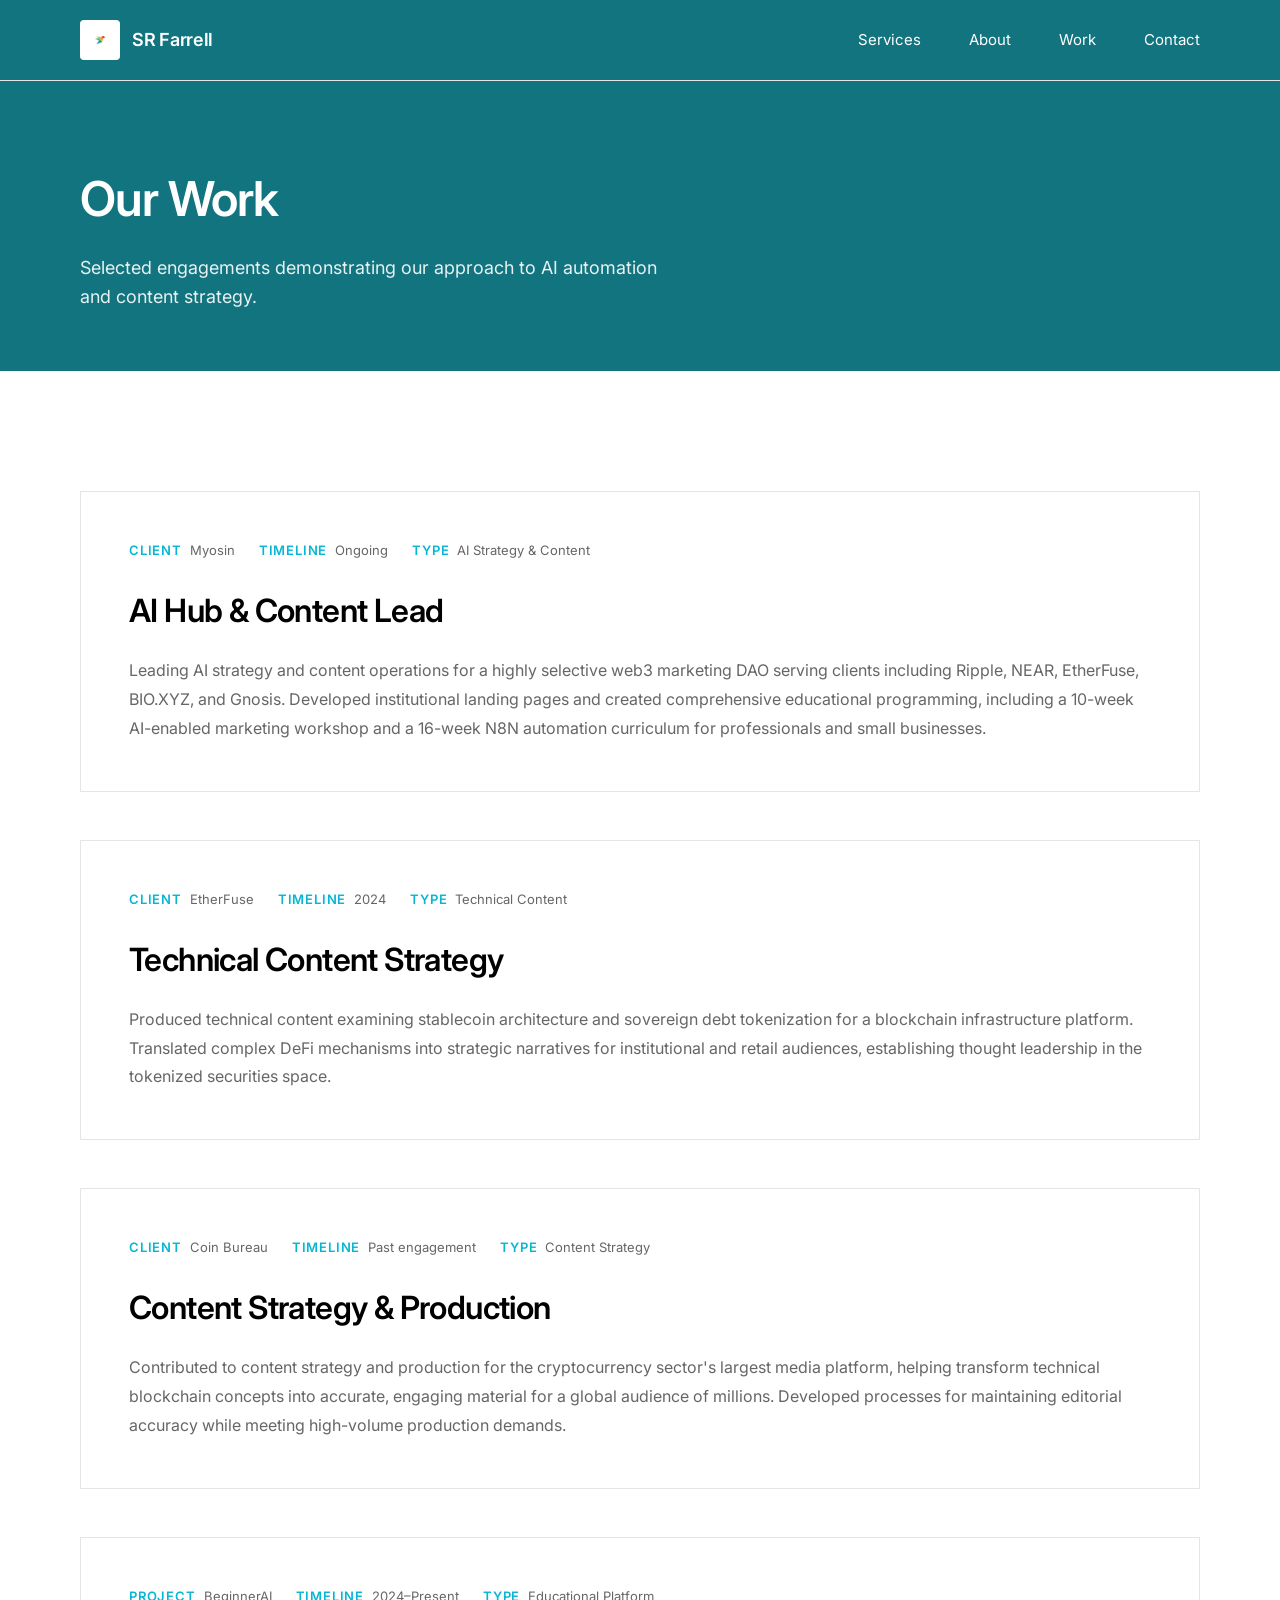
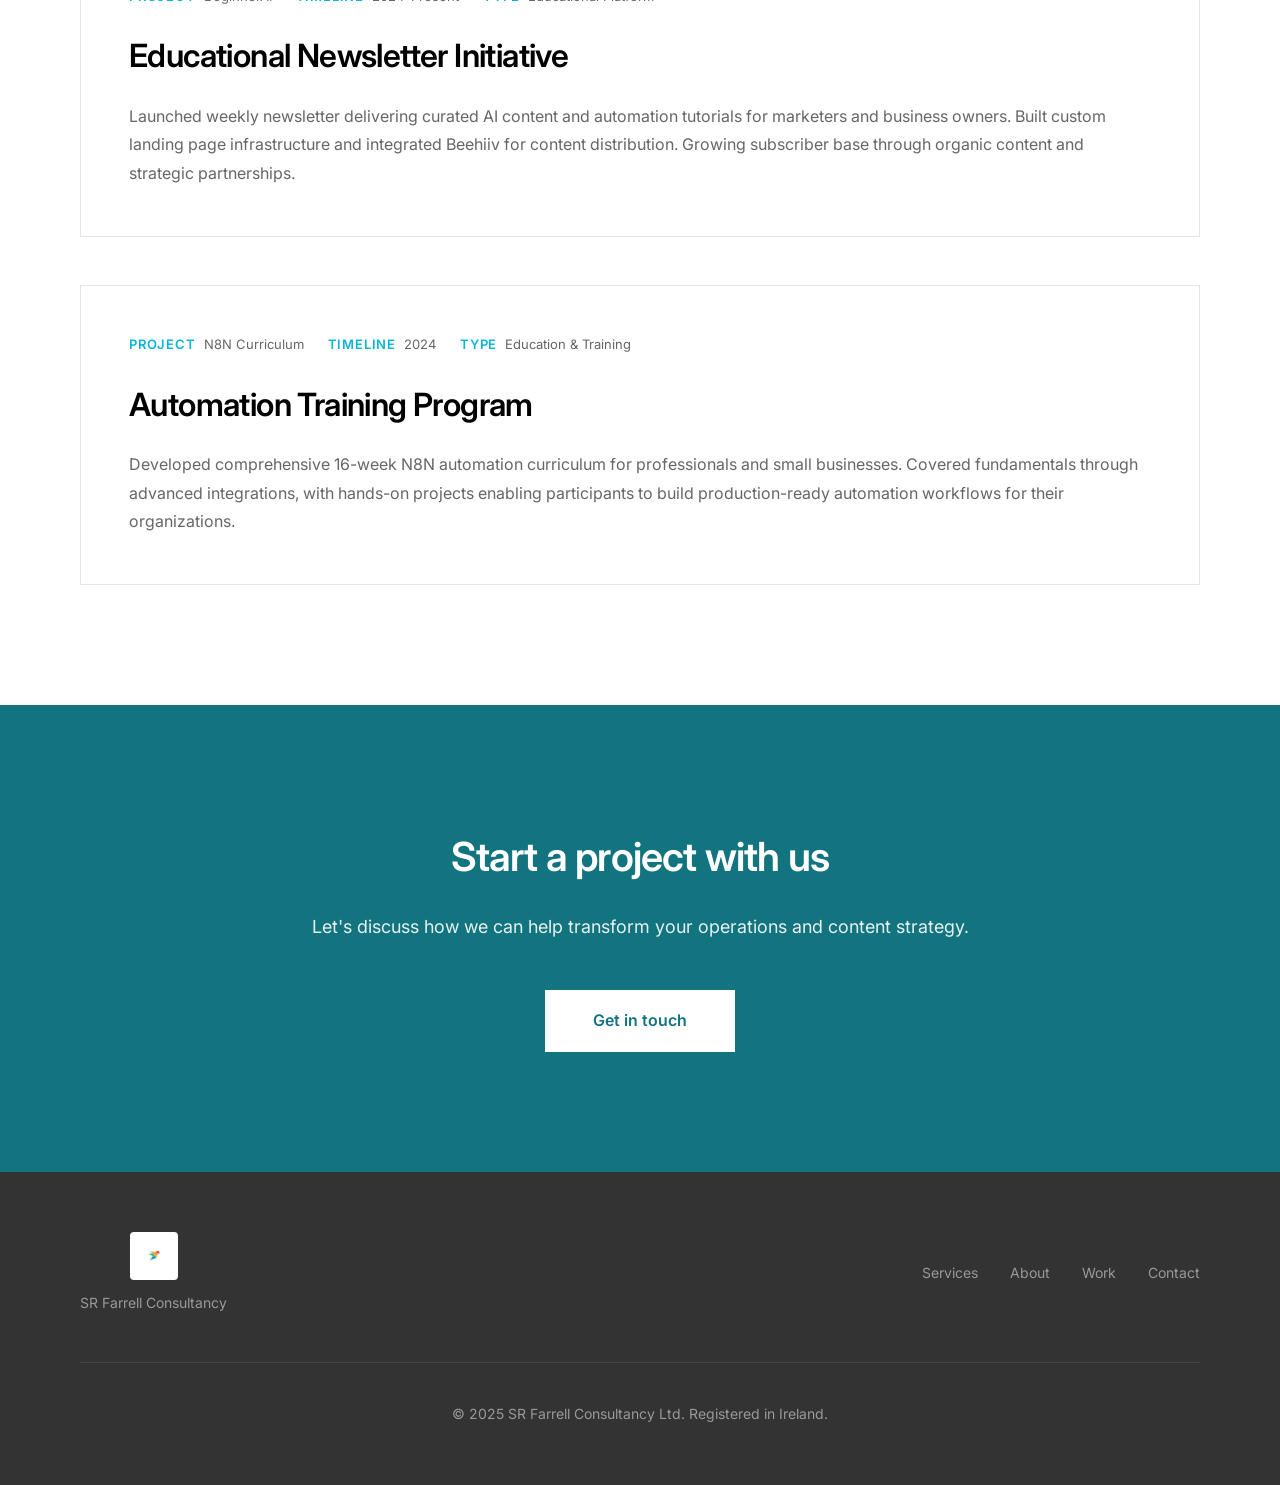
<file: work.html>
<!DOCTYPE html>
<html lang="en">
<head>
    <meta charset="UTF-8">
    <meta name="viewport" content="width=device-width, initial-scale=1.0">
    <meta name="description" content="Recent work and case studies from SR Farrell Consultancy. AI automation and content strategy projects for web3, fintech, and technology clients.">
    <meta name="keywords" content="case studies, portfolio, AI automation projects, content strategy, web3 clients">
    <meta name="author" content="SR Farrell Consultancy">
    <meta name="robots" content="index, follow">

    <!-- Open Graph -->
    <meta property="og:type" content="website">
    <meta property="og:url" content="https://srfarrell.com/work">
    <meta property="og:title" content="Work | SR Farrell Consultancy">
    <meta property="og:description" content="Recent engagements and case studies from SR Farrell Consultancy.">

    <!-- Favicon -->
    <link rel="icon" type="image/png" href="favicon2.png">
    <link rel="canonical" href="https://srfarrell.com/work">

    <title>Work | SR Farrell Consultancy</title>

    <!-- Fonts -->
    <link rel="preconnect" href="https://fonts.googleapis.com">
    <link rel="preconnect" href="https://fonts.gstatic.com" crossorigin>
    <link href="https://fonts.googleapis.com/css2?family=Inter:wght@300;400;500;600;700&display=swap" rel="stylesheet">

    <!-- Styles -->
    <link rel="stylesheet" href="css/styles.css">
</head>
<body>
    <a href="#main" class="skip-link">Skip to main content</a>

    <!-- Navigation -->
    <header>
        <nav role="navigation" aria-label="Main navigation">
            <a href="index.html" class="logo" aria-label="SR Farrell Consultancy Home">
                <div class="logo-icon-wrapper">
                    <img src="favicon2.png" alt="" class="logo-favicon" aria-hidden="true">
                </div>
                <span class="logo-text">SR Farrell</span>
            </a>
            <button class="nav-toggle" aria-label="Toggle navigation menu" aria-expanded="false">
                <span></span>
                <span></span>
                <span></span>
            </button>
            <ul>
                <li><a href="services.html">Services</a></li>
                <li><a href="about.html">About</a></li>
                <li><a href="work.html" aria-current="page">Work</a></li>
                <li><a href="contact.html">Contact</a></li>
            </ul>
        </nav>
    </header>

    <main id="main">
        <!-- Page Header -->
        <section class="page-header">
            <div class="container">
                <h1>Our Work</h1>
                <p>Selected engagements demonstrating our approach to AI automation and content strategy.</p>
            </div>
        </section>

        <!-- Case Studies -->
        <section class="case-studies" aria-labelledby="cases-heading">
            <div class="container">
                <h2 id="cases-heading" class="visually-hidden">Case Studies</h2>

                <div class="case-grid">
                    <article class="case-card fade-in">
                        <div class="case-meta">
                            <div class="case-meta-item">
                                <span class="case-meta-label">Client</span>
                                <span>Myosin</span>
                            </div>
                            <div class="case-meta-item">
                                <span class="case-meta-label">Timeline</span>
                                <span>Ongoing</span>
                            </div>
                            <div class="case-meta-item">
                                <span class="case-meta-label">Type</span>
                                <span>AI Strategy & Content</span>
                            </div>
                        </div>
                        <h3>AI Hub & Content Lead</h3>
                        <p>Leading AI strategy and content operations for a highly selective web3 marketing DAO serving clients including Ripple, NEAR, EtherFuse, BIO.XYZ, and Gnosis. Developed institutional landing pages and created comprehensive educational programming, including a 10-week AI-enabled marketing workshop and a 16-week N8N automation curriculum for professionals and small businesses.</p>
                    </article>

                    <article class="case-card fade-in">
                        <div class="case-meta">
                            <div class="case-meta-item">
                                <span class="case-meta-label">Client</span>
                                <span>EtherFuse</span>
                            </div>
                            <div class="case-meta-item">
                                <span class="case-meta-label">Timeline</span>
                                <span>2024</span>
                            </div>
                            <div class="case-meta-item">
                                <span class="case-meta-label">Type</span>
                                <span>Technical Content</span>
                            </div>
                        </div>
                        <h3>Technical Content Strategy</h3>
                        <p>Produced technical content examining stablecoin architecture and sovereign debt tokenization for a blockchain infrastructure platform. Translated complex DeFi mechanisms into strategic narratives for institutional and retail audiences, establishing thought leadership in the tokenized securities space.</p>
                    </article>

                    <article class="case-card fade-in">
                        <div class="case-meta">
                            <div class="case-meta-item">
                                <span class="case-meta-label">Client</span>
                                <span>Coin Bureau</span>
                            </div>
                            <div class="case-meta-item">
                                <span class="case-meta-label">Timeline</span>
                                <span>Past engagement</span>
                            </div>
                            <div class="case-meta-item">
                                <span class="case-meta-label">Type</span>
                                <span>Content Strategy</span>
                            </div>
                        </div>
                        <h3>Content Strategy & Production</h3>
                        <p>Contributed to content strategy and production for the cryptocurrency sector's largest media platform, helping transform technical blockchain concepts into accurate, engaging material for a global audience of millions. Developed processes for maintaining editorial accuracy while meeting high-volume production demands.</p>
                    </article>

                    <article class="case-card fade-in">
                        <div class="case-meta">
                            <div class="case-meta-item">
                                <span class="case-meta-label">Project</span>
                                <span>BeginnerAI</span>
                            </div>
                            <div class="case-meta-item">
                                <span class="case-meta-label">Timeline</span>
                                <span>2024–Present</span>
                            </div>
                            <div class="case-meta-item">
                                <span class="case-meta-label">Type</span>
                                <span>Educational Platform</span>
                            </div>
                        </div>
                        <h3>Educational Newsletter Initiative</h3>
                        <p>Launched weekly newsletter delivering curated AI content and automation tutorials for marketers and business owners. Built custom landing page infrastructure and integrated Beehiiv for content distribution. Growing subscriber base through organic content and strategic partnerships.</p>
                    </article>

                    <article class="case-card fade-in">
                        <div class="case-meta">
                            <div class="case-meta-item">
                                <span class="case-meta-label">Project</span>
                                <span>N8N Curriculum</span>
                            </div>
                            <div class="case-meta-item">
                                <span class="case-meta-label">Timeline</span>
                                <span>2024</span>
                            </div>
                            <div class="case-meta-item">
                                <span class="case-meta-label">Type</span>
                                <span>Education & Training</span>
                            </div>
                        </div>
                        <h3>Automation Training Program</h3>
                        <p>Developed comprehensive 16-week N8N automation curriculum for professionals and small businesses. Covered fundamentals through advanced integrations, with hands-on projects enabling participants to build production-ready automation workflows for their organizations.</p>
                    </article>

                </div>
            </div>
        </section>

        <!-- Contact CTA -->
        <section class="contact" aria-labelledby="cta-heading">
            <div class="container">
                <h2 id="cta-heading">Start a project with us</h2>
                <p>Let's discuss how we can help transform your operations and content strategy.</p>
                <a href="contact.html" class="contact-button">Get in touch</a>
            </div>
        </section>
    </main>

    <!-- Footer -->
    <footer role="contentinfo">
        <div class="container">
            <div class="footer-content">
                <div class="footer-logo">
                    <div class="logo-icon-wrapper">
                        <img src="favicon2.png" alt="" class="logo-favicon" aria-hidden="true">
                    </div>
                    <span>SR Farrell Consultancy</span>
                </div>
                <ul class="footer-links">
                    <li><a href="services.html">Services</a></li>
                    <li><a href="about.html">About</a></li>
                    <li><a href="work.html">Work</a></li>
                    <li><a href="contact.html">Contact</a></li>
                </ul>
                <div class="footer-copyright">
                    <p>&copy; 2025 SR Farrell Consultancy Ltd. Registered in Ireland.</p>
                </div>
            </div>
        </div>
    </footer>

    <!-- JavaScript -->
    <script>
        // Mobile Navigation Toggle
        const navToggle = document.querySelector('.nav-toggle');
        const navMenu = document.querySelector('nav ul');

        navToggle.addEventListener('click', () => {
            const isExpanded = navToggle.getAttribute('aria-expanded') === 'true';
            navToggle.setAttribute('aria-expanded', !isExpanded);
            navToggle.classList.toggle('active');
            navMenu.classList.toggle('active');
        });

        // Intersection Observer for fade-in animations
        const observerOptions = {
            threshold: 0.1,
            rootMargin: '0px 0px -50px 0px'
        };

        const observer = new IntersectionObserver((entries) => {
            entries.forEach(entry => {
                if (entry.isIntersecting) {
                    entry.target.classList.add('visible');
                    observer.unobserve(entry.target);
                }
            });
        }, observerOptions);

        document.querySelectorAll('.fade-in').forEach(el => observer.observe(el));
    </script>

    <style>
        .visually-hidden {
            position: absolute;
            width: 1px;
            height: 1px;
            padding: 0;
            margin: -1px;
            overflow: hidden;
            clip: rect(0, 0, 0, 0);
            white-space: nowrap;
            border: 0;
        }
    </style>
</body>
</html>
</file>
<file: css/styles.css>
/* SR Farrell Consultancy - Main Stylesheet */

/* Reset and Base */
* {
    margin: 0;
    padding: 0;
    box-sizing: border-box;
}

:root {
    --primary-blue: #12747f;
    --accent-cyan: #06B6D4;
    --black: #000000;
    --dark-gray: #333333;
    --medium-gray: #666666;
    --header-gray: #12747f;
    --light-gray: #f7f7f7;
    --border-gray: #e5e5e5;
    --white: #ffffff;
}

html {
    scroll-behavior: smooth;
}

body {
    font-family: 'Inter', -apple-system, BlinkMacSystemFont, sans-serif;
    color: var(--dark-gray);
    line-height: 1.6;
    background: var(--white);
    -webkit-font-smoothing: antialiased;
    -moz-osx-font-smoothing: grayscale;
}

.container {
    max-width: 1440px;
    margin: 0 auto;
    padding: 0 80px;
}

/* Skip Link for Accessibility */
.skip-link {
    position: absolute;
    top: -40px;
    left: 0;
    background: var(--primary-blue);
    color: var(--white);
    padding: 8px 16px;
    z-index: 1000;
    text-decoration: none;
    font-weight: 500;
}

.skip-link:focus {
    top: 0;
}

/* Navigation */
header {
    background: var(--header-gray);
    border-bottom: 1px solid var(--border-gray);
    position: sticky;
    top: 0;
    z-index: 100;
}

nav {
    display: flex;
    justify-content: space-between;
    align-items: center;
    padding: 20px 80px;
    max-width: 1440px;
    margin: 0 auto;
}

.logo {
    display: flex;
    align-items: center;
    gap: 12px;
    text-decoration: none;
}

.logo-icon {
    width: 40px;
    height: 40px;
    flex-shrink: 0;
}

.logo-icon-wrapper {
    width: 40px;
    height: 40px;
    background: #ffffff;
    border-radius: 4px;
    display: flex;
    align-items: center;
    justify-content: center;
    flex-shrink: 0;
}

.logo-favicon {
    width: 24px;
    height: 24px;
    object-fit: contain;
}

.logo-text {
    font-size: 18px;
    font-weight: 600;
    color: var(--white);
    letter-spacing: -0.3px;
}

nav ul {
    display: flex;
    gap: 48px;
    list-style: none;
}

nav a:not(.logo) {
    color: var(--white);
    text-decoration: none;
    font-size: 15px;
    font-weight: 400;
    transition: opacity 0.2s;
}

nav a:not(.logo):hover {
    opacity: 0.8;
}

nav a:not(.logo):focus {
    outline: 2px solid var(--white);
    outline-offset: 4px;
}

/* Mobile Navigation */
.nav-toggle {
    display: none;
    background: none;
    border: none;
    cursor: pointer;
    padding: 8px;
}

.nav-toggle span {
    display: block;
    width: 24px;
    height: 2px;
    background: var(--white);
    margin: 6px 0;
    transition: transform 0.3s, opacity 0.3s;
}

.nav-toggle.active span:nth-child(1) {
    transform: rotate(45deg) translate(6px, 6px);
}

.nav-toggle.active span:nth-child(2) {
    opacity: 0;
}

.nav-toggle.active span:nth-child(3) {
    transform: rotate(-45deg) translate(6px, -6px);
}

/* Hero Section */
.hero {
    padding: 120px 0 100px 0;
    background: var(--primary-blue);
}

.hero .container {
    max-width: 900px;
}

.hero-label {
    font-size: 13px;
    font-weight: 600;
    text-transform: uppercase;
    letter-spacing: 1.2px;
    color: var(--accent-cyan);
    margin-bottom: 24px;
    opacity: 0;
    animation: fadeInUp 0.6s ease forwards;
}

.hero h1 {
    font-size: 56px;
    font-weight: 600;
    line-height: 1.15;
    margin-bottom: 32px;
    color: var(--white);
    letter-spacing: -1.5px;
    opacity: 0;
    animation: fadeInUp 0.6s ease 0.1s forwards;
}

.hero p {
    font-size: 20px;
    line-height: 1.6;
    color: rgba(255, 255, 255, 0.9);
    font-weight: 300;
    opacity: 0;
    animation: fadeInUp 0.6s ease 0.2s forwards;
}

.hero-cta {
    margin-top: 40px;
    opacity: 0;
    animation: fadeInUp 0.6s ease 0.3s forwards;
}

.btn {
    display: inline-block;
    padding: 16px 40px;
    font-size: 15px;
    font-weight: 600;
    text-decoration: none;
    transition: transform 0.2s, box-shadow 0.2s;
}

.btn:focus {
    outline: 2px solid var(--accent-cyan);
    outline-offset: 4px;
}

.btn-primary {
    background: var(--white);
    color: var(--primary-blue);
}

.btn-primary:hover {
    transform: translateY(-2px);
    box-shadow: 0 8px 24px rgba(0, 0, 0, 0.15);
}

.btn-secondary {
    background: transparent;
    color: var(--white);
    border: 2px solid var(--white);
}

.btn-secondary:hover {
    background: var(--white);
    color: var(--primary-blue);
}

/* Page Header (for inner pages) */
.page-header {
    padding: 80px 0 60px 0;
    background: var(--primary-blue);
}

.page-header h1 {
    font-size: 48px;
    font-weight: 600;
    color: var(--white);
    letter-spacing: -1px;
    margin-bottom: 16px;
    opacity: 0;
    animation: fadeInUp 0.6s ease forwards;
}

.page-header p {
    font-size: 18px;
    color: rgba(255, 255, 255, 0.9);
    max-width: 600px;
    opacity: 0;
    animation: fadeInUp 0.6s ease 0.1s forwards;
}

/* Section Styles */
section {
    padding: 120px 0;
}

.section-header {
    margin-bottom: 80px;
}

.section-label {
    font-size: 13px;
    font-weight: 600;
    text-transform: uppercase;
    letter-spacing: 1.2px;
    color: var(--primary-blue);
    margin-bottom: 16px;
}

.section-title {
    font-size: 40px;
    font-weight: 600;
    color: var(--black);
    letter-spacing: -0.8px;
    margin-bottom: 24px;
}

.section-description {
    font-size: 18px;
    color: var(--medium-gray);
    line-height: 1.7;
    max-width: 700px;
}

/* Services */
.services {
    background: var(--white);
}

.services-grid {
    display: grid;
    grid-template-columns: repeat(2, 1fr);
    gap: 60px;
}

.service-card {
    background: var(--white);
    border: 1px solid var(--border-gray);
    padding: 48px;
    transition: box-shadow 0.3s, transform 0.3s;
}

.service-card:hover {
    box-shadow: 0 8px 24px rgba(0, 0, 0, 0.06);
    transform: translateY(-4px);
}

.service-number {
    font-size: 14px;
    font-weight: 600;
    color: var(--accent-cyan);
    margin-bottom: 24px;
}

.service-card h3 {
    font-size: 28px;
    font-weight: 600;
    color: var(--black);
    margin-bottom: 20px;
    letter-spacing: -0.5px;
}

.service-card p {
    font-size: 16px;
    color: var(--medium-gray);
    line-height: 1.7;
    margin-bottom: 32px;
}

.service-list {
    list-style: none;
}

.service-list li {
    padding: 12px 0;
    border-bottom: 1px solid var(--border-gray);
    font-size: 15px;
    color: var(--dark-gray);
}

.service-list li:last-child {
    border-bottom: none;
}

/* About Section */
.about {
    background: var(--light-gray);
}

.about-content {
    max-width: 800px;
}

.about-content p {
    font-size: 18px;
    line-height: 1.8;
    color: var(--medium-gray);
    margin-bottom: 28px;
}

.about-content p:last-child {
    margin-bottom: 0;
}

/* Case Studies */
.case-studies {
    background: var(--white);
}

.case-grid {
    display: grid;
    gap: 48px;
}

.case-card {
    background: var(--white);
    border: 1px solid var(--border-gray);
    padding: 48px;
    transition: box-shadow 0.3s, transform 0.3s;
}

.case-card:hover {
    box-shadow: 0 8px 24px rgba(0, 0, 0, 0.06);
    transform: translateY(-4px);
}

.case-meta {
    display: flex;
    gap: 24px;
    margin-bottom: 24px;
    font-size: 13px;
    color: var(--medium-gray);
    flex-wrap: wrap;
}

.case-meta-item {
    display: flex;
    align-items: center;
    gap: 8px;
}

.case-meta-label {
    font-weight: 600;
    color: var(--accent-cyan);
    text-transform: uppercase;
    letter-spacing: 0.8px;
}

.case-card h3 {
    font-size: 32px;
    font-weight: 600;
    color: var(--black);
    margin-bottom: 20px;
    letter-spacing: -0.6px;
}

.case-card p {
    font-size: 16px;
    line-height: 1.8;
    color: var(--medium-gray);
}

/* Contact Section */
.contact {
    padding: 120px 0;
    background: var(--primary-blue);
    color: var(--white);
    text-align: center;
}

.contact h2 {
    font-size: 40px;
    font-weight: 600;
    margin-bottom: 24px;
    letter-spacing: -0.8px;
}

.contact p {
    font-size: 18px;
    margin-bottom: 48px;
    opacity: 0.9;
}

.contact-button {
    display: inline-block;
    background: var(--white);
    color: var(--primary-blue);
    padding: 18px 48px;
    text-decoration: none;
    font-size: 16px;
    font-weight: 600;
    transition: transform 0.2s, box-shadow 0.2s;
}

.contact-button:hover {
    transform: translateY(-2px);
    box-shadow: 0 8px 24px rgba(0, 0, 0, 0.15);
}

.contact-button:focus {
    outline: 2px solid var(--accent-cyan);
    outline-offset: 4px;
}

/* Contact Form Styles */
.contact-form-section {
    padding: 80px 0 120px;
    background: var(--white);
}

.contact-form-container {
    max-width: 640px;
    margin: 0 auto;
}

.contact-form {
    background: var(--white);
    border: 1px solid var(--border-gray);
    padding: 48px;
}

.form-group {
    margin-bottom: 28px;
}

.form-group label {
    display: block;
    font-size: 14px;
    font-weight: 600;
    color: var(--dark-gray);
    margin-bottom: 8px;
}

.form-group label .required {
    color: var(--accent-cyan);
}

.form-group input,
.form-group select,
.form-group textarea {
    width: 100%;
    padding: 14px 16px;
    font-family: inherit;
    font-size: 15px;
    border: 1px solid var(--border-gray);
    background: var(--white);
    color: var(--dark-gray);
    transition: border-color 0.2s, box-shadow 0.2s;
}

.form-group input:focus,
.form-group select:focus,
.form-group textarea:focus {
    outline: none;
    border-color: var(--primary-blue);
    box-shadow: 0 0 0 3px rgba(30, 58, 138, 0.1);
}

.form-group textarea {
    min-height: 150px;
    resize: vertical;
}

.form-group select {
    cursor: pointer;
    appearance: none;
    background-image: url("data:image/svg+xml,%3Csvg xmlns='http://www.w3.org/2000/svg' width='12' height='12' viewBox='0 0 12 12'%3E%3Cpath fill='%23666' d='M6 8L1 3h10z'/%3E%3C/svg%3E");
    background-repeat: no-repeat;
    background-position: right 16px center;
    padding-right: 40px;
}

.checkbox-group {
    display: flex;
    flex-direction: column;
    gap: 12px;
}

.checkbox-label {
    display: flex;
    align-items: flex-start;
    gap: 12px;
    cursor: pointer;
    font-size: 15px;
    color: var(--dark-gray);
}

.checkbox-label input[type="checkbox"] {
    width: 18px;
    height: 18px;
    margin-top: 2px;
    cursor: pointer;
    accent-color: var(--primary-blue);
}

.form-submit {
    margin-top: 40px;
}

.form-submit .btn {
    width: 100%;
    text-align: center;
    background: var(--primary-blue);
    color: var(--white);
    border: none;
    cursor: pointer;
}

.form-submit .btn:hover {
    background: #0e5c65;
}

.form-note {
    margin-top: 24px;
    font-size: 14px;
    color: var(--medium-gray);
    text-align: center;
}

.form-note a {
    color: var(--primary-blue);
    text-decoration: none;
}

.form-note a:hover {
    text-decoration: underline;
}

/* Footer */
footer {
    background: var(--dark-gray);
    color: #999;
    padding: 60px 0;
}

.footer-content {
    display: flex;
    justify-content: space-between;
    align-items: center;
    flex-wrap: wrap;
    gap: 24px;
}

.footer-logo {
    display: flex;
    align-items: center;
    justify-content: center;
    flex-direction: column;
    gap: 12px;
}

.footer-logo .logo-icon {
    width: 48px;
    height: 48px;
}

.footer-logo .logo-icon-wrapper {
    width: 48px;
    height: 48px;
}

.footer-logo .logo-favicon {
    width: 28px;
    height: 28px;
}

.footer-logo span {
    font-size: 14px;
    color: #999;
}

.footer-links {
    display: flex;
    gap: 32px;
    list-style: none;
}

.footer-links a {
    color: #999;
    text-decoration: none;
    font-size: 14px;
    transition: color 0.2s;
}

.footer-links a:hover {
    color: var(--white);
}

.footer-copyright {
    width: 100%;
    text-align: center;
    padding-top: 40px;
    border-top: 1px solid #444;
    margin-top: 24px;
}

.footer-copyright p {
    font-size: 14px;
}

/* Animations */
@keyframes fadeInUp {
    from {
        opacity: 0;
        transform: translateY(20px);
    }
    to {
        opacity: 1;
        transform: translateY(0);
    }
}

.fade-in {
    opacity: 0;
    transform: translateY(20px);
    transition: opacity 0.6s ease, transform 0.6s ease;
}

.fade-in.visible {
    opacity: 1;
    transform: translateY(0);
}

/* Responsive Styles */
@media (max-width: 1024px) {
    .container {
        padding: 0 40px;
    }

    nav {
        padding: 20px 40px;
    }

    .hero h1 {
        font-size: 44px;
    }

    .services-grid {
        grid-template-columns: 1fr;
    }

    .page-header h1 {
        font-size: 40px;
    }
}

@media (max-width: 768px) {
    .container {
        padding: 0 24px;
    }

    nav {
        padding: 16px 24px;
        position: relative;
    }

    .nav-toggle {
        display: block;
    }

    nav ul {
        display: none;
        position: absolute;
        top: 100%;
        left: 0;
        right: 0;
        background: var(--header-gray);
        flex-direction: column;
        gap: 0;
        padding: 0;
        border-top: 1px solid rgba(255, 255, 255, 0.1);
    }

    nav ul.active {
        display: flex;
    }

    nav ul li {
        border-bottom: 1px solid rgba(255, 255, 255, 0.1);
    }

    nav ul li a {
        display: block;
        padding: 16px 24px;
    }

    .logo-text {
        font-size: 16px;
    }

    .hero {
        padding: 80px 0 60px 0;
    }

    .hero h1 {
        font-size: 32px;
    }

    .hero p {
        font-size: 17px;
    }

    .page-header {
        padding: 60px 0 40px 0;
    }

    .page-header h1 {
        font-size: 32px;
    }

    section {
        padding: 80px 0;
    }

    .section-title {
        font-size: 28px;
    }

    .section-header {
        margin-bottom: 48px;
    }

    .service-card,
    .case-card {
        padding: 32px;
    }

    .service-card h3 {
        font-size: 24px;
    }

    .case-card h3 {
        font-size: 26px;
    }

    .contact h2 {
        font-size: 28px;
    }

    .contact-form {
        padding: 32px 24px;
    }

    .footer-content {
        flex-direction: column;
        text-align: center;
    }

    .footer-links {
        flex-wrap: wrap;
        justify-content: center;
    }
}

@media (max-width: 480px) {
    .hero h1 {
        font-size: 28px;
    }

    .btn {
        padding: 14px 32px;
        font-size: 14px;
    }

    .case-meta {
        flex-direction: column;
        gap: 8px;
    }
}

/* Trust Strip */
.trust-strip {
    padding: 40px 0;
    background: var(--light-gray);
    border-bottom: 1px solid var(--border-gray);
}

.trust-strip .container {
    text-align: center;
}

.trust-strip p {
    font-size: 14px;
    color: var(--medium-gray);
    letter-spacing: 0.5px;
}

.trust-strip strong {
    color: var(--dark-gray);
    font-weight: 500;
}

/* Problem Section */
.problem-section {
    background: var(--white);
    padding: 100px 0;
}

.problem-section .section-header {
    margin-bottom: 40px;
}

.problem-section h2 {
    font-size: 32px;
    font-weight: 600;
    color: var(--black);
    margin-bottom: 24px;
    letter-spacing: -0.5px;
}

.problem-section .lead {
    font-size: 18px;
    line-height: 1.7;
    color: var(--medium-gray);
    max-width: 680px;
    margin-bottom: 32px;
}

.problem-list {
    list-style: none;
    max-width: 680px;
}

.problem-list li {
    padding: 16px 0;
    padding-left: 28px;
    position: relative;
    font-size: 16px;
    color: var(--dark-gray);
    border-bottom: 1px solid var(--border-gray);
}

.problem-list li:last-child {
    border-bottom: none;
}

.problem-list li::before {
    content: "—";
    position: absolute;
    left: 0;
    color: var(--accent-cyan);
    font-weight: 600;
}

/* Process Section */
.process-section {
    background: var(--light-gray);
    padding: 100px 0;
}

.process-grid {
    display: grid;
    grid-template-columns: repeat(3, 1fr);
    gap: 48px;
}

.process-step {
    background: var(--white);
    padding: 40px;
    border: 1px solid var(--border-gray);
}

.process-step .step-number {
    font-size: 13px;
    font-weight: 600;
    color: var(--accent-cyan);
    text-transform: uppercase;
    letter-spacing: 1px;
    margin-bottom: 16px;
}

.process-step h3 {
    font-size: 24px;
    font-weight: 600;
    color: var(--black);
    margin-bottom: 16px;
}

.process-step p {
    font-size: 15px;
    color: var(--medium-gray);
    line-height: 1.7;
    margin-bottom: 24px;
}

.process-step .outputs {
    border-top: 1px solid var(--border-gray);
    padding-top: 20px;
}

.process-step .outputs-label {
    font-size: 12px;
    font-weight: 600;
    color: var(--dark-gray);
    text-transform: uppercase;
    letter-spacing: 0.8px;
    margin-bottom: 12px;
}

.process-step .outputs ul {
    list-style: none;
}

.process-step .outputs li {
    font-size: 14px;
    color: var(--medium-gray);
    padding: 6px 0;
}

/* Deliverables Section */
.deliverables-section {
    background: var(--white);
    padding: 80px 0;
    border-bottom: 1px solid var(--border-gray);
}

.deliverables-section h2 {
    font-size: 24px;
    font-weight: 600;
    color: var(--black);
    margin-bottom: 32px;
}

.deliverables-grid {
    display: grid;
    grid-template-columns: repeat(5, 1fr);
    gap: 24px;
}

.deliverable-item {
    text-align: center;
    padding: 24px 16px;
    background: var(--light-gray);
    border: 1px solid var(--border-gray);
}

.deliverable-item p {
    font-size: 14px;
    color: var(--dark-gray);
    line-height: 1.5;
}

/* Fit Section */
.fit-section {
    background: var(--light-gray);
    padding: 100px 0;
}

.fit-grid {
    display: grid;
    grid-template-columns: 1fr 1fr;
    gap: 60px;
}

.fit-column h3 {
    font-size: 20px;
    font-weight: 600;
    margin-bottom: 24px;
}

.fit-column.good h3 {
    color: var(--primary-blue);
}

.fit-column.not h3 {
    color: var(--medium-gray);
}

.fit-column ul {
    list-style: none;
}

.fit-column li {
    padding: 12px 0;
    padding-left: 24px;
    position: relative;
    font-size: 15px;
    color: var(--dark-gray);
    border-bottom: 1px solid var(--border-gray);
}

.fit-column li:last-child {
    border-bottom: none;
}

.fit-column.good li::before {
    content: "✓";
    position: absolute;
    left: 0;
    color: var(--primary-blue);
    font-weight: 600;
}

.fit-column.not li::before {
    content: "✗";
    position: absolute;
    left: 0;
    color: var(--medium-gray);
}

/* Proof Section */
.proof-section {
    background: var(--white);
    padding: 100px 0;
}

.proof-grid {
    display: grid;
    gap: 48px;
}

.proof-card {
    border: 1px solid var(--border-gray);
    padding: 48px;
}

.proof-card .proof-header {
    display: flex;
    justify-content: space-between;
    align-items: flex-start;
    margin-bottom: 24px;
    flex-wrap: wrap;
    gap: 16px;
}

.proof-card h3 {
    font-size: 24px;
    font-weight: 600;
    color: var(--black);
}

.proof-card .proof-role {
    font-size: 13px;
    color: var(--accent-cyan);
    font-weight: 600;
    text-transform: uppercase;
    letter-spacing: 0.8px;
}

.proof-card .proof-body p {
    font-size: 15px;
    color: var(--medium-gray);
    line-height: 1.7;
    margin-bottom: 16px;
}

.proof-card .proof-body p:last-child {
    margin-bottom: 0;
}

.proof-card .proof-body strong {
    color: var(--dark-gray);
}

/* About Section (Homepage) */
.about-section {
    background: var(--light-gray);
    padding: 100px 0;
}

.about-section .about-content {
    max-width: 720px;
}

.about-section .about-content p {
    font-size: 17px;
    color: var(--medium-gray);
    line-height: 1.8;
    margin-bottom: 24px;
}

.about-section .about-content p:last-child {
    margin-bottom: 0;
}

/* Hero adjustments for new copy */
.hero-secondary {
    margin-top: 16px;
}

.hero-secondary a {
    color: rgba(255, 255, 255, 0.8);
    text-decoration: none;
    font-size: 15px;
    transition: color 0.2s;
}

.hero-secondary a:hover {
    color: var(--white);
}

/* Responsive for new sections */
@media (max-width: 1024px) {
    .process-grid {
        grid-template-columns: 1fr;
        gap: 32px;
    }

    .deliverables-grid {
        grid-template-columns: repeat(3, 1fr);
    }

    .fit-grid {
        grid-template-columns: 1fr;
        gap: 48px;
    }
}

@media (max-width: 768px) {
    .deliverables-grid {
        grid-template-columns: 1fr 1fr;
    }

    .problem-section,
    .process-section,
    .fit-section,
    .proof-section,
    .retainers-section {
        padding: 80px 0;
    }

    .proof-card {
        padding: 32px;
    }

    .process-step {
        padding: 32px;
    }
}

@media (max-width: 480px) {
    .deliverables-grid {
        grid-template-columns: 1fr;
    }
}

/* Print Styles */
@media print {
    header,
    footer,
    .hero-cta {
        display: none;
    }

    body {
        font-size: 12pt;
        color: #000;
    }

    .hero {
        background: none;
        color: #000;
        padding: 40px 0;
    }

    .hero h1,
    .hero p,
    .hero-label {
        color: #000;
    }

    section {
        padding: 40px 0;
        page-break-inside: avoid;
    }
}
</file>
